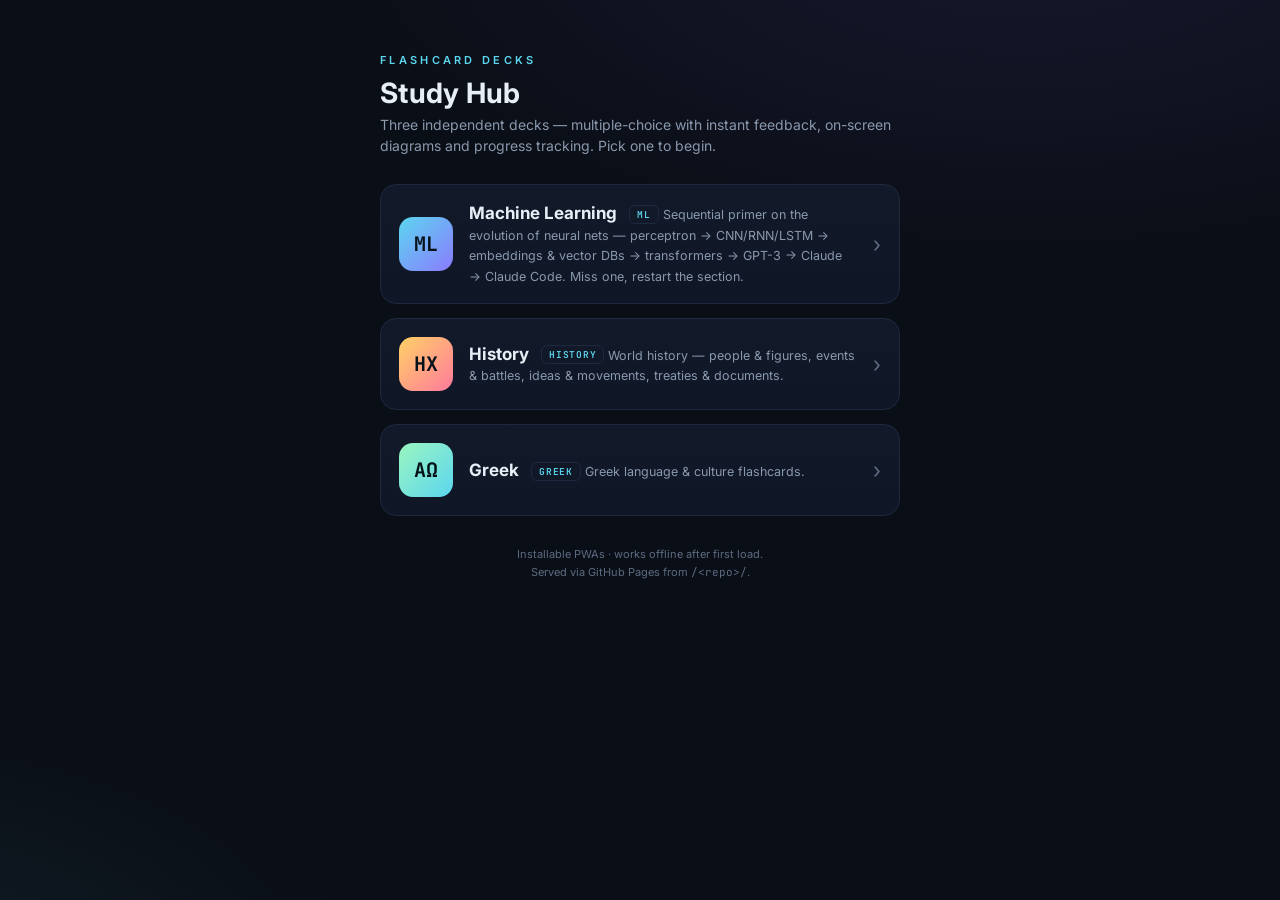
<file: index.html>
<!DOCTYPE html>
<html lang="en">
<head>
  <meta charset="UTF-8" />
  <meta name="viewport" content="width=device-width, initial-scale=1.0, viewport-fit=cover" />
  <meta name="theme-color" content="#0a0e16" />
  <title>Flashcards · Hub</title>
  <link rel="preconnect" href="https://fonts.googleapis.com" />
  <link rel="preconnect" href="https://fonts.gstatic.com" crossorigin />
  <link href="https://fonts.googleapis.com/css2?family=Inter:wght@400;500;600;700&family=JetBrains+Mono:wght@500;600&display=swap" rel="stylesheet" />
  <style>
    :root{
      --bg:#0a0e16; --surface:#121a29; --surface-2:#0f1626;
      --line:#1e2940; --ink:#e8eef6; --muted:#8a98ad; --faint:#5d6b82;
      --accent:#5cd6ef; --accent-2:#8b7bff;
    }
    *{ box-sizing:border-box; -webkit-tap-highlight-color:transparent; }
    html,body{ margin:0; min-height:100%; }
    body{
      background:
        radial-gradient(1200px 600px at 80% -10%, rgba(139,123,255,.10), transparent 60%),
        radial-gradient(900px 500px at -10% 110%, rgba(92,214,239,.08), transparent 55%),
        var(--bg);
      color:var(--ink);
      font-family:"Inter",system-ui,-apple-system,Segoe UI,Roboto,sans-serif;
      -webkit-font-smoothing:antialiased;
      display:flex; flex-direction:column; align-items:center;
      padding:48px 18px max(36px,env(safe-area-inset-bottom));
      min-height:100dvh;
    }
    .wrap{ width:100%; max-width:520px; }
    .kicker{ font-size:11px; letter-spacing:.3em; color:var(--accent); font-weight:600; }
    h1{ margin:8px 0 4px; font-size:28px; font-weight:700; letter-spacing:.3px; }
    .sub{ color:var(--muted); font-size:14px; margin:0 0 28px; line-height:1.5; }
    .grid{ display:flex; flex-direction:column; gap:14px; }
    a.deck{
      display:flex; align-items:center; gap:16px; text-decoration:none; color:inherit;
      background:linear-gradient(180deg, var(--surface), var(--surface-2));
      border:1px solid var(--line); border-radius:16px; padding:18px 18px;
      transition:border-color .16s, transform .08s, box-shadow .16s;
    }
    a.deck:hover{ border-color:var(--accent); box-shadow:0 8px 30px rgba(92,214,239,.12); }
    a.deck:active{ transform:translateY(1px); }
    .glyph{
      flex:0 0 auto; width:54px; height:54px; border-radius:14px;
      display:flex; align-items:center; justify-content:center;
      font-family:"JetBrains Mono",monospace; font-weight:700; font-size:20px;
      color:#06121a; background:linear-gradient(135deg,var(--accent),var(--accent-2));
    }
    .glyph.g2{ background:linear-gradient(135deg,#ffd166,#ff7a9c); }
    .glyph.g3{ background:linear-gradient(135deg,#9af5c0,#5cd6ef); }
    .deck-body{ flex:1; min-width:0; }
    .deck-name{ font-size:17px; font-weight:700; }
    .deck-name .tag{
      font-family:"JetBrains Mono",monospace; font-size:9.5px; font-weight:600;
      color:var(--accent); border:1px solid var(--line); border-radius:6px;
      padding:2px 7px; margin-left:8px; vertical-align:middle; letter-spacing:.08em;
    }
    .deck-desc{ font-size:12.5px; color:var(--muted); margin-top:3px; line-height:1.4; }
    .chev{ flex:0 0 auto; color:var(--faint); font-size:22px; }
    footer{ margin-top:30px; font-size:11px; color:var(--faint); text-align:center; line-height:1.6; }
    footer .mono{ font-family:"JetBrains Mono",monospace; }
  </style>
</head>
<body>
  <div class="wrap">
    <span class="kicker">FLASHCARD DECKS</span>
    <h1>Study Hub</h1>
    <p class="sub">Three independent decks — multiple-choice with instant feedback, on-screen diagrams and progress tracking. Pick one to begin.</p>

    <nav class="grid">
      <a class="deck" href="ml_flashcards/">
        <span class="glyph">ML</span>
        <span class="deck-body">
          <span class="deck-name">Machine Learning <span class="tag">ML</span></span>
          <span class="deck-desc">Sequential primer on the evolution of neural nets — perceptron → CNN/RNN/LSTM → embeddings &amp; vector DBs → transformers → GPT-3 → Claude → Claude Code. Miss one, restart the section.</span>
        </span>
        <span class="chev">›</span>
      </a>

      <a class="deck" href="history_flashcards/">
        <span class="glyph g2">HX</span>
        <span class="deck-body">
          <span class="deck-name">History <span class="tag">HISTORY</span></span>
          <span class="deck-desc">World history — people &amp; figures, events &amp; battles, ideas &amp; movements, treaties &amp; documents.</span>
        </span>
        <span class="chev">›</span>
      </a>

      <a class="deck" href="greek_flashcards/">
        <span class="glyph g3">ΑΩ</span>
        <span class="deck-body">
          <span class="deck-name">Greek <span class="tag">GREEK</span></span>
          <span class="deck-desc">Greek language &amp; culture flashcards.</span>
        </span>
        <span class="chev">›</span>
      </a>
    </nav>

    <footer>
      Installable PWAs · works offline after first load.<br />
      Served via GitHub Pages from <span class="mono">/&lt;repo&gt;/</span>.
    </footer>
  </div>
</body>
</html>
</file>
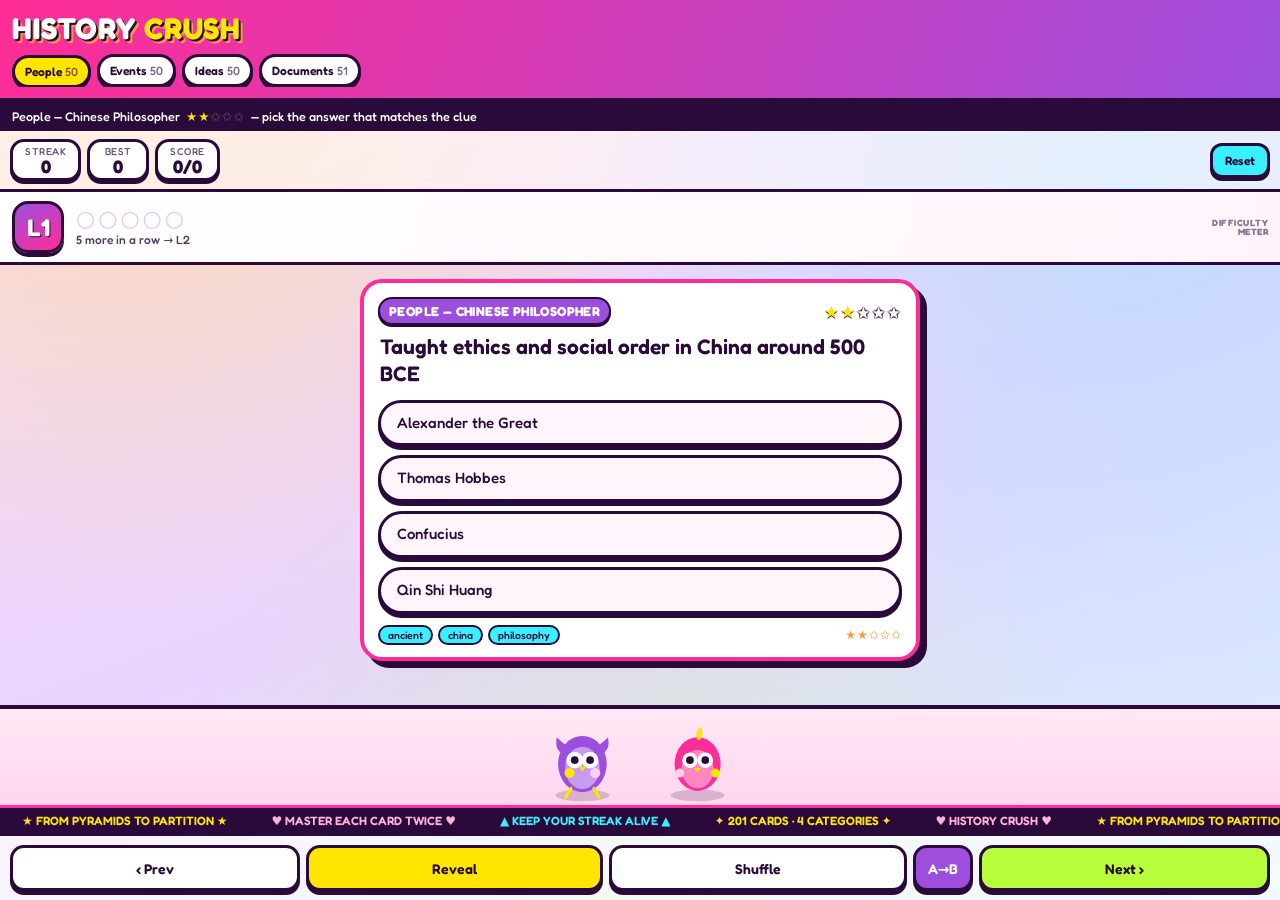
<file: flashcards/index.html>
<!DOCTYPE html>
<html lang="en">
<head>
  <meta charset="UTF-8" />
  <meta name="viewport" content="width=device-width, initial-scale=1.0, viewport-fit=cover, maximum-scale=1.0, user-scalable=no" />
  <meta name="theme-color" content="#ff2d95" />
  <meta name="description" content="A Y2K candy-maximalist flashcard quiz through world history." />
  <link rel="manifest" href="manifest.webmanifest" />
  <link rel="apple-touch-icon" href="icons/icon-192.png" />
  <link rel="preconnect" href="https://fonts.googleapis.com" />
  <link rel="preconnect" href="https://fonts.gstatic.com" crossorigin />
  <link href="https://fonts.googleapis.com/css2?family=Fredoka:wght@400;500;600;700&display=swap" rel="stylesheet" />
  <link rel="stylesheet" href="styles.css" />
  <title>History Crush — Flashcards</title>
</head>
<body>
  <!-- HEADER -->
  <header class="app-header">
    <div class="title-wrap">
      <h1 class="app-title">HISTORY <span>CRUSH</span></h1>
      <div class="cat-tabs" id="catTabs" role="tablist" aria-label="Categories"></div>
    </div>
  </header>

  <!-- INSTRUCTIONS STRIP -->
  <div class="strip" id="instructions" aria-live="polite">Loading deck…</div>

  <!-- STATS BAR -->
  <div class="stats-bar" id="statsBar">
    <div class="stat-chip" id="streakChip"><span class="stat-k">Streak</span><span class="stat-v" id="statStreak">0</span></div>
    <div class="stat-chip"><span class="stat-k">Best</span><span class="stat-v" id="statBest">0</span></div>
    <div class="stat-chip"><span class="stat-k">Score</span><span class="stat-v" id="statScore">0/0</span></div>
    <button class="reset-btn" id="resetBtn" type="button">Reset</button>
  </div>

  <!-- DIFFICULTY METER (its own element, under the stats bar) -->
  <div class="diff-meter" id="diffMeter">
    <div class="dm-badge" id="dmBadge">L1</div>
    <div class="dm-mid">
      <div class="dm-dots" id="dmDots" aria-hidden="true"></div>
      <div class="dm-hint" id="dmHint">5 more in a row → L2</div>
    </div>
    <div class="dm-label">DIFFICULTY<br>METER</div>
  </div>

  <!-- CARD STAGE (scrollable middle) -->
  <main class="stage" id="stage">
    <section class="card" id="card">
      <div class="card-head">
        <span class="card-concept" id="cardConcept">—</span>
        <span class="card-stars" id="cardStars" title="Card difficulty">★</span>
      </div>
      <div class="card-prompt" id="cardPrompt">—</div>

      <div class="options" id="options"></div>

      <div class="answer-block" id="answerBlock" hidden>
        <div class="ab-row"><span class="ab-tag">A</span><span id="abA">—</span></div>
        <div class="ab-row"><span class="ab-tag b">B</span><span id="abB">—</span></div>
        <div class="ab-notes" id="abNotes">—</div>
      </div>

      <div class="tags-row" id="tagsRow"></div>
    </section>
  </main>

  <!-- MASCOT FOOTER -->
  <footer class="mascot-footer">
    <div class="mascot-stage" id="mascotStage">
      <div class="heart-layer" id="heartLayer" aria-hidden="true"></div>
      <svg class="mascots" id="mascots" viewBox="0 0 320 150" aria-hidden="true">
        <!-- LEFT mascot: Owl scholar -->
        <g class="m-left" id="mLeft">
          <ellipse cx="70" cy="135" rx="42" ry="9" fill="rgba(42,10,58,.18)"/>
          <path d="M40 70 q-14 -6 -10 -26 q10 10 14 12 z" fill="#9d4edd"/>
          <path d="M100 70 q14 -6 10 -26 q-10 10 -14 12 z" fill="#9d4edd"/>
          <ellipse cx="70" cy="86" rx="38" ry="44" fill="#9d4edd"/>
          <ellipse cx="70" cy="92" rx="27" ry="33" fill="#c79cf0"/>
          <circle class="cheek-left" id="cheekL" cx="50" cy="100" r="8" fill="#ffe600"/>
          <circle cx="90" cy="100" r="8" fill="#ffd0e8"/>
          <circle cx="58" cy="80" r="13" fill="#fff"/>
          <circle cx="82" cy="80" r="13" fill="#fff"/>
          <circle cx="58" cy="80" r="6" fill="#2a0a3a"/>
          <circle cx="82" cy="80" r="6" fill="#2a0a3a"/>
          <path d="M64 90 l6 8 l6 -8 z" fill="#ffe600"/>
          <path d="M52 124 l-8 14 M88 124 l8 14" stroke="#ffe600" stroke-width="5" stroke-linecap="round"/>
        </g>
        <!-- RIGHT mascot: front-facing scroll-bird (eagle) -->
        <g class="m-right" id="mRight">
          <ellipse cx="250" cy="135" rx="42" ry="9" fill="rgba(42,10,58,.18)"/>
          <ellipse cx="250" cy="86" rx="36" ry="42" fill="#ff2d95"/>
          <ellipse cx="250" cy="94" rx="25" ry="30" fill="#ff86c2"/>
          <circle cx="238" cy="80" r="12" fill="#fff"/>
          <circle cx="262" cy="80" r="12" fill="#fff"/>
          <circle cx="238" cy="80" r="6" fill="#2a0a3a"/>
          <circle cx="262" cy="80" r="6" fill="#2a0a3a"/>
          <path d="M244 92 l6 7 l6 -7 z" fill="#ffe600"/>
          <circle cx="222" cy="100" r="7" fill="#ffd0e8"/>
          <circle cx="278" cy="100" r="7" fill="#ffe600"/>
          <path d="M250 48 q-6 -14 6 -20 q4 12 -2 20 z" fill="#ffe600"/>
        </g>
        <!-- RIGHT mascot: SIDE PROFILE (shown every 10th correct) -->
        <g class="m-right-profile" id="mRightProfile" style="display:none">
          <ellipse cx="250" cy="135" rx="42" ry="9" fill="rgba(42,10,58,.18)"/>
          <ellipse cx="252" cy="86" rx="34" ry="42" fill="#ff2d95"/>
          <path d="M224 86 q-22 0 -30 8 q14 6 30 6 z" fill="#ff86c2"/>
          <path d="M218 92 l-16 2 l16 6 z" fill="#ffe600"/>
          <circle cx="242" cy="78" r="11" fill="#fff"/>
          <circle cx="240" cy="78" r="6" fill="#2a0a3a"/>
          <circle cx="252" cy="98" r="7" fill="#ffe600"/>
          <path d="M256 50 q-8 -12 4 -20 q6 12 0 20 z" fill="#ffe600"/>
          <path d="M276 86 q14 4 20 14 q-16 2 -22 -6 z" fill="#9d4edd"/>
        </g>
      </svg>
    </div>
    <div class="marquee"><div class="marquee-track" id="marqueeTrack"></div></div>
  </footer>

  <!-- BOTTOM NAV (thumb zone) -->
  <nav class="thumb-nav">
    <button class="nav-btn" id="prevBtn" type="button">‹ Prev</button>
    <button class="nav-btn reveal" id="revealBtn" type="button">Reveal</button>
    <button class="nav-btn" id="shuffleBtn" type="button">Shuffle</button>
    <button class="nav-btn dir" id="dirBtn" type="button">A→B</button>
    <button class="nav-btn primary" id="nextBtn" type="button">Next ›</button>
  </nav>

  <!-- CATEGORY COMPLETE OVERLAY -->
  <div class="overlay" id="completeOverlay" hidden>
    <div class="confetti-layer" id="confettiLayer" aria-hidden="true"></div>
    <div class="overlay-card">
      <h2 class="complete-title">CATEGORY COMPLETE!</h2>
      <p class="complete-sub" id="completeSub">You mastered all the cards!</p>
      <button class="restart-btn" id="restartCatBtn" type="button">Restart this category</button>
    </div>
  </div>

  <script src="app.js"></script>
</body>
</html>
</file>
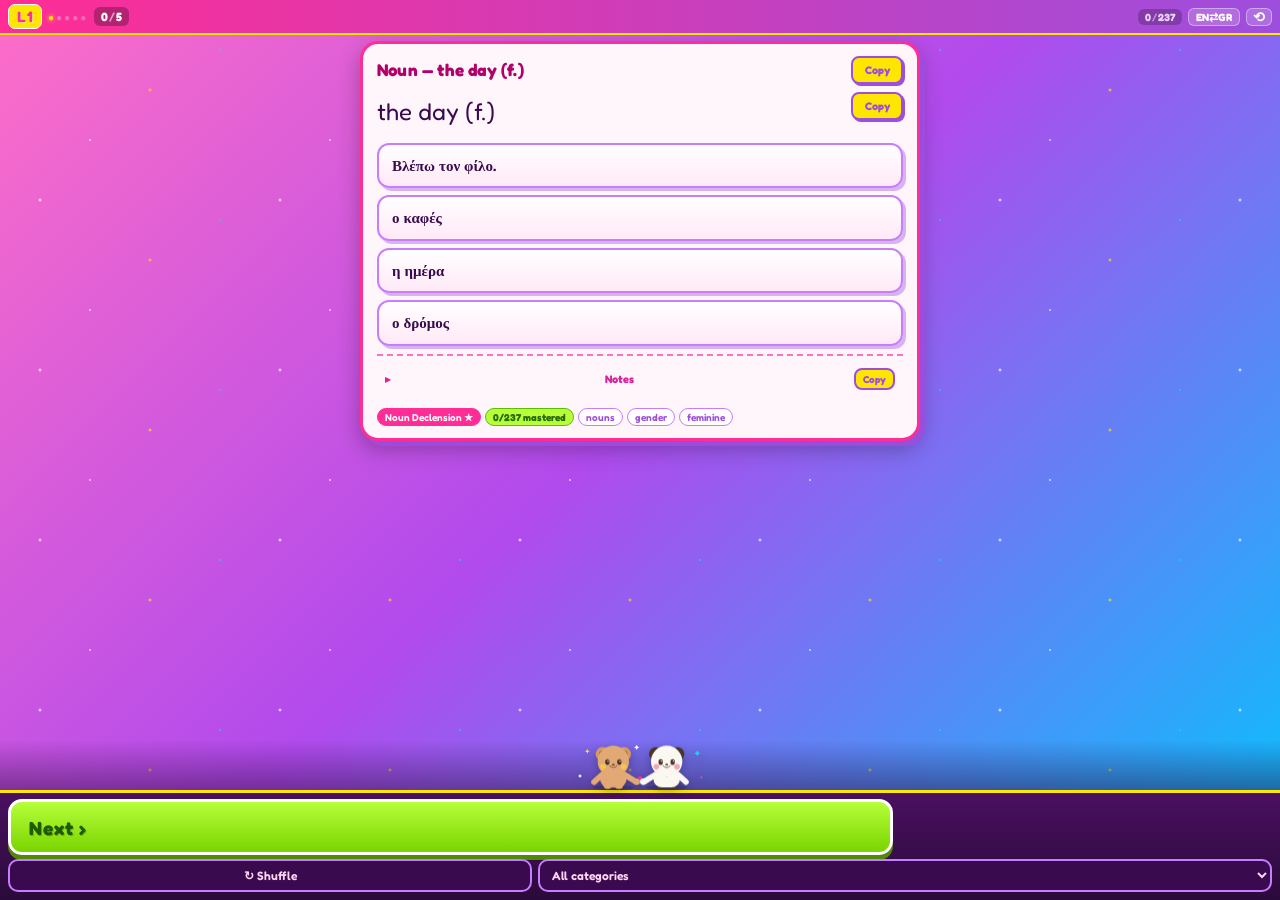
<file: greek_flashcards/index.html>
<!doctype html>
<html lang="en">
<head>
  <meta charset="utf-8" />
  <meta name="viewport" content="width=device-width, initial-scale=1, viewport-fit=cover" />
  <meta name="theme-color" content="#ff2d95" />
  <title>✩ Greek Flashcards ✩</title>
  <link rel="manifest" href="manifest.webmanifest" />
  <link rel="preconnect" href="https://fonts.googleapis.com" />
  <link rel="preconnect" href="https://fonts.gstatic.com" crossorigin />
  <link href="https://fonts.googleapis.com/css2?family=Fredoka:wght@400;500;600;700&display=swap" rel="stylesheet" />
  <link rel="stylesheet" href="styles.css" />
</head>
<body>
  <header class="topbar-compact" id="topbarCompact" role="status" aria-live="polite">
    <span class="tb-level" id="dmLevel">L1</span>
    <span class="tb-dots" id="dmDots" aria-hidden="true">●○○○○</span>
    <span class="tb-stat"><span id="statStreak">0</span><i class="tb-sep">/</i><span id="dmHint">5</span></span>
    <span class="tb-stat tb-stat-dim"><span id="cardIndex">0</span><i class="tb-sep">/</i><span id="cardTotal">0</span></span>
    <button class="tb-btn" id="dirToggle" type="button" aria-label="Toggle direction">EN⇄GR</button>
    <button class="tb-btn tb-reset" id="resetStats" type="button" aria-label="Reset stats">⟲</button>
    <span class="tb-hidden" id="statBest">0</span>
    <span class="tb-hidden" id="statScore">0 / 0</span>
    <span class="tb-hidden" id="deckName">greek_flashcards</span>
    <span class="tb-hidden" id="instructionsStrip"></span>
  </header>

  <main class="card-stage">
    <section class="card" id="card" aria-live="polite">
      <div class="row concept-row">
        <div class="concept" id="concept">Loading…</div>
        <button class="copy-btn" data-copy="concept" type="button" aria-label="Copy concept">Copy</button>
      </div>

      <div class="row prompt-row">
        <div class="prompt" id="prompt"></div>
        <button class="copy-btn" data-copy="prompt" type="button" aria-label="Copy prompt">Copy</button>
      </div>

      <div class="mc-options" id="mcOptions"></div>

      <div class="feedback hidden" id="feedback"></div>

      <button class="reveal-btn hidden" id="revealBtn" type="button" hidden>Show answer (no score)</button>

      <div class="answer-row hidden" id="answerRow">
        <div id="answerBlocks"></div>
      </div>

      <details class="notes" id="notesWrap" hidden>
        <summary>
          <span>Notes</span>
          <button class="copy-btn inline-copy" data-copy="notes" type="button" aria-label="Copy notes">Copy</button>
        </summary>
        <div id="notes"></div>
      </details>

      <div class="tags" id="tags"></div>
    </section>
  </main>

  <footer class="mascot">
    <div class="mascot-stage">
    <svg class="mascot-svg" viewBox="0 0 440 150" xmlns="http://www.w3.org/2000/svg" role="img" aria-label="A bear and a panda holding hands">
      <!-- sparkles -->
      <g class="twinkle">
        <path d="M210 14 L212.5 19.5 L218 22 L212.5 24.5 L210 30 L207.5 24.5 L202 22 L207.5 19.5 Z" fill="#ffffff"/>
        <path d="M62 27 L64.2 31.8 L69 34 L64.2 36.2 L62 41 L59.8 36.2 L55 34 L59.8 31.8 Z" fill="#ffe600"/>
        <path d="M392 31 L395 37 L401 40 L395 43 L392 49 L389 43 L383 40 L389 37 Z" fill="#00e1ff"/>
        <path d="M404 106 L406 110 L410 112 L406 114 L404 118 L402 114 L398 112 L402 110 Z" fill="#ff2d95"/>
        <path d="M40 102 L42 106 L46 108 L42 110 L40 114 L38 110 L34 108 L38 106 Z" fill="#ffffff"/>
      </g>

      <!-- ground shadows -->
      <ellipse cx="140" cy="143" rx="62" ry="8" fill="#000000" opacity="0.16"/>
      <ellipse cx="300" cy="143" rx="62" ry="8" fill="#000000" opacity="0.16"/>

      <!-- ===== BEAR (left) ===== -->
      <g class="m-bear">
      <ellipse cx="123" cy="138" rx="12" ry="9" fill="#E2A975"/>
      <ellipse cx="157" cy="138" rx="12" ry="9" fill="#E2A975"/>
      <rect x="100" y="88" width="80" height="54" rx="26" fill="#E2A975"/>
      <line x1="106" y1="104" x2="82" y2="126" stroke="#E2A975" stroke-width="17" stroke-linecap="round"/>
      <line x1="174" y1="104" x2="206" y2="124" stroke="#E2A975" stroke-width="17" stroke-linecap="round"/>
      <circle cx="210" cy="125" r="10" fill="#E2A975"/>
      <circle cx="108" cy="42" r="21" fill="#D49A60"/>
      <circle cx="172" cy="42" r="21" fill="#D49A60"/>
      <circle cx="108" cy="42" r="11" fill="#9C6B3F"/>
      <circle cx="172" cy="42" r="11" fill="#9C6B3F"/>
      <circle cx="140" cy="64" r="47" fill="#E2A975"/>
      <circle class="m-bear-cheek" cx="109" cy="80" r="8.5" fill="#F4C84B"/>
      <circle class="m-bear-cheek" cx="171" cy="80" r="8.5" fill="#F4C84B"/>
      <ellipse cx="122" cy="66" rx="6.5" ry="8.5" fill="#4A3527"/>
      <ellipse cx="158" cy="66" rx="6.5" ry="8.5" fill="#4A3527"/>
      <circle cx="124" cy="63" r="2" fill="#ffffff"/>
      <circle cx="160" cy="63" r="2" fill="#ffffff"/>
      <ellipse cx="140" cy="74" rx="4.5" ry="3" fill="#6E4B30"/>
      <path d="M129 77 q11 12 22 0" fill="none" stroke="#6E4B30" stroke-width="2.4" stroke-linecap="round"/>
      <path d="M136 82 a5 5 0 0 0 8 0 z" fill="#EE7A93"/>
      </g>

      <!-- held-hands heart -->
      <path class="m-heart" d="M220 120 C214 114 213 110 217 109 C219 108.5 220 110 220 111.5 C220 110 221 108.5 223 109 C227 110 226 114 220 120 Z" fill="#ff2d95"/>

      <!-- ===== PANDA (right) ===== -->
      <g class="m-panda">
      <!-- body / arms / legs (always visible) -->
      <ellipse cx="283" cy="138" rx="12" ry="9" fill="#4A3526"/>
      <ellipse cx="317" cy="138" rx="12" ry="9" fill="#4A3526"/>
      <rect x="260" y="88" width="80" height="54" rx="26" fill="#FBF8F2"/>
      <path d="M286 92 L314 92 L300 112 Z" fill="#5C4433"/>
      <circle cx="300" cy="95" r="5" fill="#4A3526"/>
      <line x1="266" y1="104" x2="234" y2="124" stroke="#FBF8F2" stroke-width="17" stroke-linecap="round"/>
      <line x1="334" y1="104" x2="358" y2="126" stroke="#FBF8F2" stroke-width="17" stroke-linecap="round"/>
      <circle cx="230" cy="125" r="10" fill="#FBF8F2"/>
      <!-- frontal head (default) -->
      <g class="m-panda-head-front">
      <circle cx="268" cy="42" r="21" fill="#4A3526"/>
      <circle cx="332" cy="42" r="21" fill="#4A3526"/>
      <circle cx="300" cy="64" r="47" fill="#FBF8F2"/>
      <circle cx="269" cy="80" r="8.5" fill="#F4A6B6"/>
      <circle cx="331" cy="80" r="8.5" fill="#F4A6B6"/>
      <ellipse cx="282" cy="66" rx="6.5" ry="8.5" fill="#4A3527"/>
      <ellipse cx="318" cy="66" rx="6.5" ry="8.5" fill="#4A3527"/>
      <circle cx="284" cy="63" r="2" fill="#ffffff"/>
      <circle cx="320" cy="63" r="2" fill="#ffffff"/>
      <ellipse cx="300" cy="74" rx="4.5" ry="3" fill="#6E4B30"/>
      <path d="M289 77 q11 12 22 0" fill="none" stroke="#6E4B30" stroke-width="2.4" stroke-linecap="round"/>
      <path d="M296 82 a5 5 0 0 0 8 0 z" fill="#EE7A93"/>
      </g>
      <!-- side-profile head (shown on every-10 kiss) -->
      <g class="m-panda-head-profile">
        <!-- visible ear at back-top of head -->
        <circle cx="318" cy="24" r="20" fill="#4A3526"/>
        <circle cx="318" cy="24" r="10" fill="#9C6B3F"/>
        <!-- head -->
        <circle cx="300" cy="64" r="47" fill="#FBF8F2"/>
        <!-- snout / muzzle bulge on the left (toward bear) -->
        <ellipse cx="260" cy="74" rx="18" ry="14" fill="#FBF8F2"/>
        <!-- single eye patch on the front (left) side -->
        <ellipse cx="278" cy="58" rx="8" ry="11" fill="#4A3527" transform="rotate(-18 278 58)"/>
        <!-- eye highlight -->
        <circle cx="276" cy="55" r="2.6" fill="#ffffff"/>
        <circle cx="276" cy="55" r="1.3" fill="#000000"/>
        <!-- visible cheek -->
        <circle cx="278" cy="82" r="7.5" fill="#F4A6B6"/>
        <!-- nose -->
        <ellipse cx="247" cy="69" rx="4.2" ry="3.4" fill="#4A3526"/>
        <!-- puckered kiss mouth -->
        <ellipse cx="246" cy="79" rx="4.2" ry="3" fill="#EE7A93"/>
        <path d="M242 80 q3 -3 6 0" fill="none" stroke="#9C3B5A" stroke-width="1.3" stroke-linecap="round"/>
      </g>
      </g>
    </svg>
      <div class="heart-layer" id="heartLayer"></div>
    </div>
    <div class="marquee"><span>✩ welcome 2 greek flashcards ✩ kalimera bestie ✩ keep ur streak alive ✩ σ' αγαπώ ✩ tap a choice 2 score ✩</span></div>
  </footer>

  <nav class="controls">
    <div class="thumb-zone thumb-zone-left">
      <button id="nextBtn" type="button" aria-label="Next" class="next-big">Next ›</button>
    </div>
    <div class="secondary-controls">
      <button id="shuffleBtn" type="button" aria-label="Shuffle">↻ Shuffle</button>
      <select id="categoryFilter" aria-label="Filter by category">
        <option value="">All categories</option>
      </select>
    </div>
  </nav>

  <div id="completeOverlay" class="complete-overlay hidden">
    <div id="confetti" class="confetti-layer"></div>
    <div class="complete-card">
      <button class="complete-close" id="completeClose" type="button" aria-label="Close">×</button>
      <div class="complete-stars">✩ ✩ ✩</div>
      <h1 class="complete-title" id="completeTitle">CATEGORY COMPLETE!</h1>
      <p class="complete-subtitle" id="completeSubtitle">You mastered all the cards! ✩</p>
      <div class="complete-actions">
        <button class="complete-restart" id="completeRestart" type="button">Restart</button>
      </div>
      <div class="complete-stars">✩ ✩ ✩</div>
    </div>
  </div>

  <script src="app.js"></script>
</body>
</html>
</file>
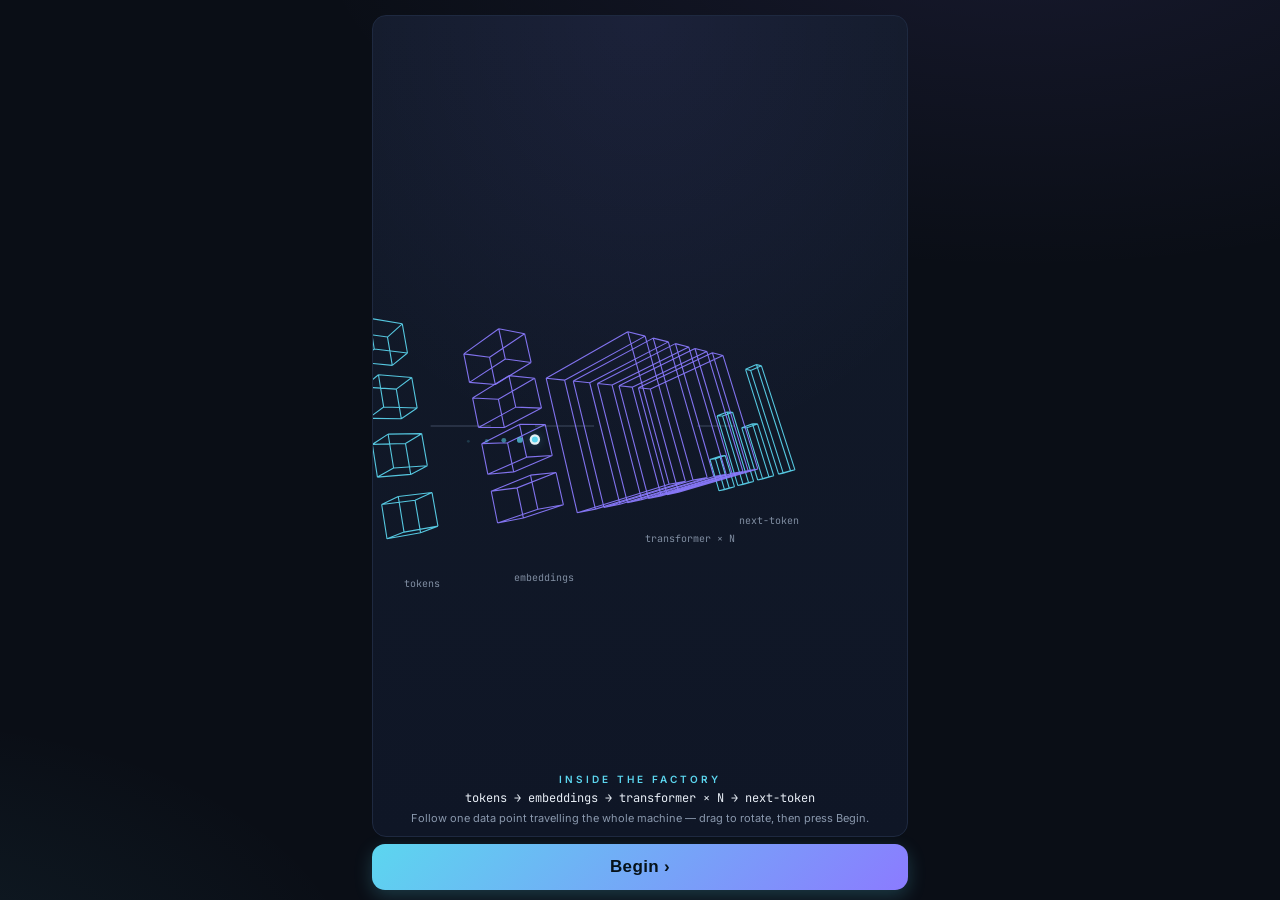
<file: ml_flashcards/index.html>
<!DOCTYPE html>
<html lang="en">
<head>
  <meta charset="UTF-8" />
  <meta name="viewport" content="width=device-width, initial-scale=1.0, maximum-scale=1.0, user-scalable=no, viewport-fit=cover" />
  <meta name="theme-color" content="#0a0e16" />
  <meta name="description" content="A sleek, chronological flashcard deck on the evolution of neural network architectures — from the perceptron to CNNs, RNNs, transformers, LLMs and Claude Code." />
  <title>ML — Neural Net Evolution · Flashcards</title>
  <link rel="manifest" href="manifest.webmanifest" />
  <link rel="icon" href="icons/icon-192.png" />
  <link rel="apple-touch-icon" href="icons/icon-192.png" />
  <link rel="preconnect" href="https://fonts.googleapis.com" />
  <link rel="preconnect" href="https://fonts.gstatic.com" crossorigin />
  <link href="https://fonts.googleapis.com/css2?family=Inter:wght@400;500;600;700&family=JetBrains+Mono:wght@500;600&display=swap" rel="stylesheet" />
  <link rel="stylesheet" href="styles.css?v=12" />
</head>
<body class="is-intro">
  <div class="app">

    <!-- CONSOLIDATED TOP BAR -->
    <header class="topbar">
      <!-- advancing chronological timeline (hero) -->
      <div class="tline" id="tline" aria-hidden="true">
        <div class="tline-track"><i class="tline-fill" id="tlFill"></i></div>
        <div class="tline-ticks" id="tlTicks"></div>
        <div class="tline-marker" id="tlMarker"><span class="tline-year" id="yearText">—</span></div>
      </div>
      <div id="meter" class="metabar">
        <span class="lvl" id="meterBadge">1</span>
        <div class="m-hint" id="meterHint"><span id="posText">card 1</span><span class="sep"> · </span><span id="streakChip">strk <b id="streak">0</b></span><span class="sep"> · </span>best <b id="best">0</b><span class="sep"> · </span><b id="score">0/0</b></div>
        <span class="m-tools">
          <button id="introBtn" class="icon-btn" title="LLM overview" aria-label="LLM overview">3D</button>
          <button id="dirToggle" class="icon-btn" title="Flip direction (A↔B)" aria-label="Flip direction">A→B</button>
          <button id="restartRunBtn" class="icon-btn" title="Restart from the start" aria-label="Restart">↺</button>
          <button id="resetBtn" class="icon-btn" title="Reset all progress" aria-label="Reset all">⌫</button>
        </span>
      </div>
    </header>

    <!-- CARD STAGE -->
    <main class="stage" id="stage">

      <!-- INTRO: 3D LLM overview (shown first on load) -->
      <section class="intro" id="intro">
        <canvas id="vizCanvas" class="viz-canvas"></canvas>
        <div class="intro-cap">
          <div class="intro-kicker">INSIDE THE FACTORY</div>
          <div class="intro-flow">tokens → embeddings → transformer × N → next-token</div>
          <div class="intro-sub">Follow one data point travelling the whole machine — drag to rotate, then press Begin.</div>
        </div>
      </section>

      <div class="card" id="card" hidden>
        <div class="card-top">
          <div class="card-concept" id="cardConcept">—</div>
          <div class="card-year" id="cardYear">—</div>
        </div>

        <!-- concept diagram (minimal schematic) -->
        <div class="viz" id="viz" aria-hidden="true"></div>

        <div class="prompt" id="prompt">Loading deck…</div>

        <div class="options" id="options"></div>

        <div class="answer" id="answerBlock" hidden>
          <div class="ans-row"><span class="ans-tag">A</span><span id="ansA"></span></div>
          <div class="ans-row"><span class="ans-tag b">B</span><span id="ansB"></span></div>
          <div class="ans-notes" id="ansNotes"></div>
        </div>

        <div class="tags-row" id="tagsRow"></div>
      </div>
    </main>

    <!-- BOTTOM NAV — left-thumb zone -->
    <nav class="navbar">
      <button id="nextBtn" class="nav-next" aria-label="Next card">Next ›</button>
      <button id="revealBtn" class="nav-sec" aria-label="Reveal answer">Reveal</button>
      <button id="prevBtn" class="nav-sec" aria-label="Previous card">‹ Prev</button>
    </nav>

  </div>

  <!-- TIMELINE COMPLETE OVERLAY -->
  <div id="overlay" class="overlay" hidden>
    <div class="overlay-card">
      <div class="overlay-kicker">TIMELINE CLEARED</div>
      <h2 class="overlay-title" id="overlayTitle">TIMELINE COMPLETE</h2>
      <p class="overlay-sub" id="overlaySub"></p>
      <div class="overlay-actions">
        <button id="restartBtn" class="nav-next overlay-btn">Replay from the start</button>
        <button id="overlayCloseBtn" class="nav-sec overlay-btn">Back to overview</button>
      </div>
    </div>
  </div>

  <script src="app.js?v=12"></script>
</body>
</html>
</file>
<file: flashcards/styles.css>
/* ============================================================
   HISTORY CRUSH — Y2K candy maximalism
   ============================================================ */
:root{
  --hot:#ff2d95;
  --yellow:#ffe600;
  --purple:#9d4edd;
  --lime:#b6ff3a;
  --ink:#2a0a3a;
  --cyan:#3af0ff;
  --orange:#ff9a3a;
  --baby:#ffb3d9;
  --paper:#fff6fb;
  --shadow:#2a0a3a;
}
*{box-sizing:border-box;-webkit-tap-highlight-color:transparent;}
html,body{margin:0;padding:0;height:100%;}
body{
  font-family:'Fredoka',system-ui,sans-serif;
  background:
    radial-gradient(circle at 12% 8%, rgba(255,230,0,.25), transparent 40%),
    radial-gradient(circle at 88% 18%, rgba(58,240,255,.25), transparent 42%),
    radial-gradient(circle at 50% 100%, rgba(182,255,58,.22), transparent 45%),
    linear-gradient(160deg,#ffd9ee 0%,#e9d4ff 55%,#d4f1ff 100%);
  color:var(--ink);
  display:flex;flex-direction:column;
  min-height:100dvh;
  overflow:hidden;
  padding:env(safe-area-inset-top) env(safe-area-inset-right) env(safe-area-inset-bottom) env(safe-area-inset-left);
}

/* ---------- HEADER ---------- */
.app-header{
  background:linear-gradient(110deg,var(--hot) 0%,var(--purple) 100%);
  padding:10px 12px 11px;
  border-bottom:4px solid var(--ink);
  box-shadow:0 4px 0 rgba(42,10,58,.25);
  flex:0 0 auto;
}
.app-title{
  margin:0;font-weight:700;font-size:26px;letter-spacing:1px;color:#fff;
  text-shadow:2px 2px 0 var(--ink),4px 4px 0 rgba(255,230,0,.55);
}
.app-title span{color:var(--yellow);}
.cat-tabs{display:flex;gap:6px;margin-top:8px;overflow-x:auto;scrollbar-width:none;}
.cat-tabs::-webkit-scrollbar{display:none;}
.cat-tab{
  flex:0 0 auto;border:3px solid var(--ink);background:#fff;color:var(--ink);
  font-family:inherit;font-weight:600;font-size:12px;padding:6px 10px;border-radius:999px;
  cursor:pointer;white-space:nowrap;box-shadow:0 3px 0 var(--ink);transition:transform .06s;
}
.cat-tab .ct-count{opacity:.6;font-weight:500;}
.cat-tab.active{background:var(--yellow);transform:translateY(1px);box-shadow:0 2px 0 var(--ink);}
.cat-tab:active{transform:translateY(3px);box-shadow:0 0 0 var(--ink);}

/* ---------- STRIP ---------- */
.strip{
  flex:0 0 auto;
  background:var(--ink);color:#fff;font-weight:500;font-size:12.5px;
  padding:7px 12px;display:flex;align-items:center;gap:6px;overflow-x:auto;white-space:nowrap;
  scrollbar-width:none;
}
.strip::-webkit-scrollbar{display:none;}
.strip .s-stars{color:var(--yellow);letter-spacing:1px;}
.strip .s-empty{color:rgba(255,255,255,.3);}

/* ---------- STATS BAR ---------- */
.stats-bar{
  flex:0 0 auto;display:flex;gap:6px;align-items:center;
  padding:8px 10px;background:rgba(255,255,255,.55);backdrop-filter:blur(4px);
  border-bottom:3px solid var(--ink);
}
.stat-chip{
  display:flex;flex-direction:column;align-items:center;justify-content:center;
  background:#fff;border:3px solid var(--ink);border-radius:14px;
  padding:3px 12px;min-width:62px;box-shadow:0 3px 0 var(--ink);
}
.stat-k{font-size:10px;font-weight:500;text-transform:uppercase;letter-spacing:.5px;opacity:.7;}
.stat-v{font-size:18px;font-weight:700;line-height:1;}
#streakChip.glow{
  background:var(--hot);color:#fff;
  box-shadow:0 0 14px var(--hot),0 3px 0 var(--ink);
  animation:streakPulse 1s ease-in-out infinite;
}
#streakChip.glow .stat-k{opacity:.9;}
@keyframes streakPulse{0%,100%{transform:scale(1);}50%{transform:scale(1.05);}}
.reset-btn{
  margin-left:auto;font-family:inherit;font-weight:600;font-size:12px;
  background:var(--cyan);border:3px solid var(--ink);border-radius:12px;
  padding:7px 12px;box-shadow:0 3px 0 var(--ink);cursor:pointer;color:var(--ink);
}
.reset-btn:active{transform:translateY(3px);box-shadow:0 0 0 var(--ink);}

/* ---------- DIFFICULTY METER ---------- */
.diff-meter{
  flex:0 0 auto;display:flex;align-items:center;gap:12px;
  padding:9px 12px;margin:0;
  background:linear-gradient(100deg,#fff 0%,#fff4fb 100%);
  border-bottom:3px solid var(--ink);
  transition:transform .25s cubic-bezier(.3,1.4,.5,1),box-shadow .25s,background .25s;
}
.dm-badge{
  flex:0 0 auto;width:52px;height:52px;border-radius:16px;
  background:linear-gradient(150deg,var(--purple),var(--hot));
  border:3px solid var(--ink);color:#fff;font-weight:700;font-size:24px;
  display:flex;align-items:center;justify-content:center;
  box-shadow:0 4px 0 var(--ink);text-shadow:1px 1px 0 var(--ink);
}
.dm-mid{flex:1 1 auto;min-width:0;}
.dm-dots{font-size:22px;letter-spacing:3px;line-height:1;color:var(--purple);}
.dm-dots .on{color:var(--hot);text-shadow:0 0 6px var(--hot);}
.dm-dots .off{color:rgba(157,78,221,.3);}
.dm-hint{font-size:12px;font-weight:500;margin-top:3px;opacity:.8;}
.dm-label{flex:0 0 auto;font-size:9px;font-weight:700;line-height:1.05;text-align:right;letter-spacing:.5px;opacity:.55;}
.diff-meter.level-up{
  transform:scale(1.08);
  box-shadow:0 0 26px var(--lime),0 6px 0 var(--ink);
  background:linear-gradient(100deg,#eaffd0,#f6ffe9);
}
.diff-meter.level-down{
  transform:scale(.94);
  box-shadow:0 0 26px var(--hot),0 6px 0 var(--ink);
  background:linear-gradient(100deg,#ffe0ef,#fff0f7);
}

/* ---------- STAGE / CARD ---------- */
.stage{
  flex:1 1 auto;overflow-y:auto;-webkit-overflow-scrolling:touch;
  padding:14px 12px 8px;min-height:0;
}
.card{
  background:#fff;border:4px solid var(--hot);border-radius:22px;
  box-shadow:7px 7px 0 var(--ink);padding:14px 14px 12px;max-width:560px;margin:0 auto;
}
.card-head{display:flex;align-items:center;gap:8px;justify-content:space-between;margin-bottom:8px;}
.card-concept{
  font-weight:700;font-size:13px;text-transform:uppercase;letter-spacing:.4px;
  color:#fff;background:var(--purple);border:2px solid var(--ink);
  padding:4px 9px;border-radius:999px;box-shadow:0 2px 0 var(--ink);
}
.card-stars{font-size:17px;color:var(--yellow);letter-spacing:1px;text-shadow:0 1px 0 var(--ink);}
.card-stars .off{color:rgba(42,10,58,.18);}
.card-prompt{
  font-size:19px;font-weight:600;line-height:1.3;margin:6px 2px 12px;color:var(--ink);
}
.options{display:flex;flex-direction:column;gap:9px;}
.opt{
  font-family:inherit;font-weight:500;font-size:15px;text-align:left;
  background:var(--paper);border:3px solid var(--ink);border-radius:999px;
  padding:11px 16px;box-shadow:0 4px 0 var(--ink);cursor:pointer;color:var(--ink);
  transition:transform .05s,background .15s;line-height:1.25;
}
.opt:active{transform:translateY(4px);box-shadow:0 0 0 var(--ink);}
.opt[disabled]{cursor:default;}
.opt.correct{background:var(--lime);animation:flashLime .4s;}
.opt.wrong{background:var(--hot);color:#fff;animation:flashHot .4s;}
.opt.dim{opacity:.5;}
@keyframes flashLime{0%{background:#fff;}100%{background:var(--lime);}}
@keyframes flashHot{0%{background:#fff;}100%{background:var(--hot);}}

.answer-block{
  margin-top:13px;padding:12px;border:3px dashed var(--purple);border-radius:16px;
  background:linear-gradient(135deg,#fff7fc,#f3ecff);
}
.ab-row{display:flex;gap:9px;align-items:flex-start;font-size:14.5px;line-height:1.35;margin-bottom:7px;font-weight:500;}
.ab-tag{
  flex:0 0 auto;width:22px;height:22px;border-radius:7px;background:var(--hot);color:#fff;
  font-weight:700;font-size:12px;display:flex;align-items:center;justify-content:center;border:2px solid var(--ink);
}
.ab-tag.b{background:var(--purple);}
.ab-notes{font-size:13px;line-height:1.4;color:#4a2a5a;border-top:2px dotted rgba(157,78,221,.4);padding-top:8px;margin-top:3px;}
.tags-row{display:flex;flex-wrap:wrap;gap:5px;margin-top:11px;align-items:center;}
.tag-pill{
  font-size:10.5px;font-weight:500;background:var(--cyan);border:2px solid var(--ink);
  padding:2px 8px;border-radius:999px;color:var(--ink);
}
.tags-row .t-stars{font-size:12px;color:var(--orange);letter-spacing:1px;margin-left:auto;}

/* ---------- MASCOT FOOTER ---------- */
.mascot-footer{flex:0 0 auto;border-top:4px solid var(--ink);background:linear-gradient(180deg,#ffe8f5,#ffd0ec);}
.mascot-stage{position:relative;height:96px;overflow:hidden;}
.heart-layer{position:absolute;inset:0;pointer-events:none;z-index:2;}
.heart{
  position:absolute;transform-origin:center;line-height:1;pointer-events:none;
  animation:heartPop .42s cubic-bezier(.2,1.6,.4,1) both;
  text-shadow:0 1px 2px rgba(42,10,58,.3);
}
@keyframes heartPop{0%{transform:scale(.2) rotate(var(--rot));}60%{transform:scale(1.4) rotate(var(--rot));}100%{transform:scale(1) rotate(var(--rot));}}
.heart.out{animation:heartOut .35s ease-in forwards;}
@keyframes heartOut{to{transform:translateY(60px) scale(.6) rotate(var(--rot));opacity:0;}}
.mascots,.m-right-profile{position:absolute;inset:0;width:100%;height:100%;z-index:1;}
.m-left,.m-right{transform-origin:70px 90px;}
.m-right{transform-origin:250px 90px;}
.m-right.kiss-fire{animation:kissFront .48s ease-in-out;}
@keyframes kissFront{
  0%{transform:translateX(0) rotate(0);}
  55%{transform:translateX(-118px) rotate(-90deg);}
  100%{transform:translateX(0) rotate(0);}
}
.m-right-profile.kiss-fire-profile{animation:kissProfile .9s ease-in-out;}
@keyframes kissProfile{
  0%{transform:translateX(0);}
  50%{transform:translateX(-120px);}
  100%{transform:translateX(0);}
}
.cheek-left.blush{animation:blush .9s ease-in-out;}
@keyframes blush{0%{fill:#ffe600;}35%{fill:#ff2d95;}70%{fill:#ff2d95;}100%{fill:#ffe600;}}

.marquee{overflow:hidden;background:var(--ink);border-top:3px solid var(--hot);}
.marquee-track{
  display:inline-block;white-space:nowrap;color:var(--yellow);font-weight:600;font-size:12px;
  padding:5px 0;animation:scrollMarquee 18s linear infinite;
}
.marquee-track span{margin:0 22px;}
.marquee-track .pink{color:var(--baby);}
.marquee-track .cyan{color:var(--cyan);}
@keyframes scrollMarquee{0%{transform:translateX(0);}100%{transform:translateX(-50%);}}

/* ---------- THUMB NAV ---------- */
.thumb-nav{
  flex:0 0 auto;display:flex;gap:6px;padding:9px 10px calc(9px + env(safe-area-inset-bottom));
  background:rgba(255,255,255,.7);backdrop-filter:blur(6px);border-top:3px solid var(--ink);
}
.nav-btn{
  flex:1 1 auto;min-height:46px;font-family:inherit;font-weight:600;font-size:14px;
  background:#fff;border:3px solid var(--ink);border-radius:14px;box-shadow:0 4px 0 var(--ink);
  cursor:pointer;color:var(--ink);padding:0 4px;
}
.nav-btn:active{transform:translateY(4px);box-shadow:0 0 0 var(--ink);}
.nav-btn.primary{background:var(--lime);}
.nav-btn.reveal{background:var(--yellow);}
.nav-btn.dir{background:var(--purple);color:#fff;flex:0 0 auto;min-width:60px;}

/* ---------- OVERLAY ---------- */
.overlay{
  position:fixed;inset:0;z-index:50;display:flex;align-items:center;justify-content:center;
  background:rgba(42,10,58,.82);backdrop-filter:blur(3px);padding:24px;
}
.overlay[hidden]{display:none;}
.confetti-layer{position:absolute;inset:0;overflow:hidden;pointer-events:none;}
.confetti{position:absolute;top:-20px;width:11px;height:16px;border-radius:2px;animation:confFall linear forwards;}
@keyframes confFall{to{transform:translateY(108vh) rotate(720deg);}}
.overlay-card{
  position:relative;background:#fff;border:5px solid var(--hot);border-radius:26px;
  box-shadow:9px 9px 0 var(--yellow);padding:26px 22px;text-align:center;max-width:340px;z-index:2;
}
.complete-title{
  margin:0 0 8px;font-size:30px;font-weight:700;color:var(--hot);letter-spacing:1px;
  text-shadow:2px 2px 0 var(--ink),4px 4px 0 var(--cyan),6px 6px 0 var(--yellow);
  animation:titlePulse 1s ease-in-out infinite;
}
@keyframes titlePulse{0%,100%{transform:scale(1);}50%{transform:scale(1.07);}}
.complete-sub{margin:0 0 18px;font-size:15px;font-weight:500;color:var(--ink);}
.restart-btn{
  font-family:inherit;font-weight:700;font-size:16px;background:var(--lime);
  border:4px solid var(--ink);border-radius:16px;box-shadow:0 5px 0 var(--ink);
  padding:13px 20px;cursor:pointer;color:var(--ink);
}
.restart-btn:active{transform:translateY(5px);box-shadow:0 0 0 var(--ink);}

@media(min-width:600px){
  .app-title{font-size:30px;}
  .card-prompt{font-size:21px;}
}
</file>
<file: greek_flashcards/styles.css>
:root {
  --hot: #ff2d95;
  --hot2: #ff6ec7;
  --purple: #9d4edd;
  --purple2: #c77dff;
  --cyan: #00e1ff;
  --lime: #b6ff3a;
  --yellow: #ffe600;
  --ink: #3a0a4f;
  --ink-soft: #7a4a92;
  --card: #fff6fc;
  --card-edge: #ff2d95;
}

* { box-sizing: border-box; }

html, body {
  margin: 0;
  padding: 0;
  height: 100dvh;
  color: var(--ink);
  font-family: "Comic Sans MS", "Fredoka", "Chalkboard SE", "Comic Neue", cursive;
  -webkit-font-smoothing: antialiased;
}

body {
  display: flex;
  flex-direction: column;
  overflow: hidden;
  background-color: #b14aed;
  background-image:
    radial-gradient(2px 2px at 40px 30px, #ffffff, transparent),
    radial-gradient(2px 2px at 150px 90px, #ffe600, transparent),
    radial-gradient(1.5px 1.5px at 220px 50px, #00e1ff, transparent),
    radial-gradient(1.5px 1.5px at 90px 140px, #ffffff, transparent),
    linear-gradient(135deg, #ff6ec7 0%, #b14aed 48%, #00c6ff 100%);
  background-size: 240px 170px, 240px 170px, 240px 170px, 240px 170px, cover;
  background-attachment: fixed;
}

/* ---------- top banner ---------- */
.topbar {
  flex: 0 0 auto;
  display: flex;
  justify-content: space-between;
  align-items: center;
  gap: 8px;
  padding: 7px 12px;
  font-size: 12px;
  color: #fff;
  background: linear-gradient(90deg, #ff2d95, #9d4edd);
  border-bottom: 3px solid var(--yellow);
  text-shadow: 1px 1px 0 rgba(0,0,0,0.25);
}
.deck-name {
  font-weight: 700;
  flex: 0 1 auto;
  min-width: 0;
  overflow: hidden;
  text-overflow: ellipsis;
  white-space: nowrap;
  font-size: 14px;
  letter-spacing: 0.5px;
}
.dir-toggle {
  background: var(--yellow);
  color: #b1006a;
  border: 2px solid #fff;
  border-radius: 999px;
  padding: 4px 11px;
  font-size: 12px;
  font-weight: 700;
  cursor: pointer;
  white-space: nowrap;
  box-shadow: 2px 2px 0 #b1006a;
  font-family: inherit;
}
.dir-toggle:active { transform: translate(1px,1px); box-shadow: 1px 1px 0 #b1006a; }
.progress { font-variant-numeric: tabular-nums; flex: 0 0 auto; font-weight: 700; }

/* ---------- instructions ---------- */
.instructions-strip {
  flex: 0 0 auto;
  padding: 5px 12px;
  background: #fff0fa;
  border-bottom: 2px dashed var(--hot);
  font-size: 12px;
  color: #7a1a5a;
  text-align: center;
  white-space: nowrap;
  overflow: hidden;
  text-overflow: ellipsis;
}
.instructions-strip strong { color: #d6249f; font-weight: 700; }

/* ---------- stats ---------- */
.stats-bar {
  flex: 0 0 auto;
  display: flex;
  align-items: center;
  justify-content: space-between;
  gap: 8px;
  padding: 5px 12px;
  background: linear-gradient(90deg, #2a0a3a, #5a1a6a);
  border-bottom: 3px solid var(--cyan);
  font-size: 12px;
}
.stat { display: inline-flex; align-items: baseline; gap: 4px; }
.stat-label { color: var(--purple2); text-transform: uppercase; letter-spacing: 0.6px; font-size: 9px; font-weight: 700; }
.stat-value { color: #fff; font-weight: 700; font-variant-numeric: tabular-nums; font-size: 15px; }
.stat-value.best { color: var(--cyan); text-shadow: 0 0 6px rgba(0,225,255,0.7); }
.stat-value.hot { color: var(--lime); text-shadow: 0 0 8px rgba(182,255,58,0.9); }
.reset-stats {
  background: transparent;
  color: #ffb3e6;
  border: 1px solid var(--hot2);
  border-radius: 6px;
  padding: 3px 8px;
  font-size: 10px;
  cursor: pointer;
  font-family: inherit;
}
.reset-stats:active { background: rgba(255,45,149,0.3); }

/* ---------- card stage ---------- */
.card-stage {
  flex: 1 1 auto;
  min-height: 0;
  display: flex;
  justify-content: center;
  padding: 10px;
  overflow-y: auto;
  -webkit-overflow-scrolling: touch;
}
.card {
  background: var(--card);
  border: 3px solid var(--card-edge);
  border-radius: 18px;
  padding: 13px 14px;
  width: 100%;
  max-width: 560px;
  display: flex;
  flex-direction: column;
  gap: 9px;
  height: fit-content;
  box-shadow: 5px 5px 0 rgba(157,78,221,0.9), 0 8px 22px rgba(0,0,0,0.28);
}

.row { display: flex; align-items: flex-start; gap: 8px; }

.concept {
  flex: 1;
  font-size: clamp(14px, 3.7vw, 17px);
  font-weight: 700;
  letter-spacing: 0.2px;
  line-height: 1.25;
  color: #b1006a;
}
.prompt {
  flex: 1;
  font-size: clamp(14px, 3.6vw, 16px);
  line-height: 1.4;
  white-space: pre-line;
  color: var(--ink);
  cursor: pointer;
}

/* ---------- multiple choice ---------- */
.mc-options { display: flex; flex-direction: column; gap: 6px; margin-top: 2px; }
.mc-option {
  text-align: left;
  background: linear-gradient(#ffffff, #ffe9f7);
  border: 2.5px solid var(--purple2);
  border-radius: 12px;
  padding: 9px 12px;
  font-size: clamp(13px, 3.4vw, 15px);
  color: var(--ink);
  font-weight: 600;
  cursor: pointer;
  white-space: pre-line;
  line-height: 1.3;
  box-shadow: 3px 3px 0 rgba(157,78,221,0.4);
  font-family: inherit;
  transition: transform 0.08s;
}
.mc-option:active { transform: translate(1px,1px); }
.mc-option.correct {
  background: linear-gradient(#eaffd0, #caff8a);
  border-color: #5bbf00;
  color: #2a6a00;
  font-weight: 700;
  box-shadow: 3px 3px 0 #5bbf00;
}
.mc-option.wrong {
  background: linear-gradient(#ffe0ea, #ffc2d4);
  border-color: #ff3b6b;
  color: #c00038;
  box-shadow: 3px 3px 0 #ff3b6b;
}
.mc-option.disabled { pointer-events: none; }
.mc-option.disabled:not(.correct):not(.wrong) { opacity: 0.5; }

.feedback {
  text-align: center;
  font-size: 13px;
  font-weight: 700;
  padding: 5px;
  border-radius: 10px;
}
.feedback.ok { color: #2a6a00; background: #d9ffb0; border: 2px solid #5bbf00; }
.feedback.bad { color: #c00038; background: #ffd9e4; border: 2px solid #ff3b6b; }

/* ---------- answer ---------- */
.reveal-btn {
  align-self: center;
  background: #fff;
  color: var(--purple);
  border: 2px solid var(--purple2);
  border-radius: 999px;
  padding: 6px 14px;
  font-size: 12px;
  cursor: pointer;
  font-family: inherit;
  font-weight: 600;
}
.reveal-btn:active { transform: translateY(1px); }

.answer-row { display: flex; flex-direction: column; gap: 8px; }
.ans-block { display: flex; flex-direction: column; gap: 2px; }
.ans-label { font-size: 10px; color: var(--purple); text-transform: uppercase; letter-spacing: 0.6px; font-weight: 700; }
.ans-row { align-items: flex-start; gap: 8px; }
.ans-text { flex: 1; font-size: clamp(13px, 3.4vw, 15px); line-height: 1.4; white-space: pre-line; }
.ans-en { color: var(--ink); }
.ans-gr { color: #d6249f; font-weight: 700; }
.ans-phon { color: #6a1fb1; font-style: italic; }
.hidden { display: none; }

.copy-btn {
  flex: 0 0 auto;
  background: var(--yellow);
  color: #9d4edd;
  border: 2px solid #9d4edd;
  border-radius: 8px;
  padding: 4px 9px;
  font-size: 11px;
  font-weight: 700;
  cursor: pointer;
  min-width: 52px;
  min-height: 28px;
  box-shadow: 2px 2px 0 #9d4edd;
  font-family: inherit;
}
.copy-btn:active { transform: translate(1px,1px); box-shadow: 1px 1px 0 #9d4edd; }
.copy-btn.copied { background: var(--lime); color: #2a6a00; border-color: #2a6a00; box-shadow: 2px 2px 0 #2a6a00; }
.copy-btn.inline-copy { margin-left: 6px; padding: 2px 7px; font-size: 10px; min-height: 22px; min-width: auto; box-shadow: none; }

/* ---------- notes & tags ---------- */
.notes {
  color: var(--ink-soft);
  font-size: 12px;
  border-top: 2px dashed var(--hot2);
  padding-top: 6px;
}
.notes summary {
  cursor: pointer;
  color: #d6249f;
  display: flex;
  align-items: center;
  justify-content: space-between;
  list-style: none;
  font-size: 12px;
  font-weight: 700;
}
.notes summary::-webkit-details-marker { display: none; }
.notes summary::before { content: "▸ "; display: inline-block; transition: transform 0.15s; }
.notes[open] summary::before { transform: rotate(90deg); }
.notes > div { margin-top: 6px; line-height: 1.45; white-space: pre-line; font-size: 12px; }

.tags { display: flex; flex-wrap: wrap; gap: 4px; }
.tag {
  font-size: 10px;
  color: var(--purple);
  background: #fff;
  border: 1.5px solid var(--purple2);
  border-radius: 999px;
  padding: 2px 8px;
  font-weight: 600;
}
.tag-category { color: #fff; background: var(--hot); border-color: var(--hot); }
.tag-sub { color: #06414f; background: var(--cyan); border-color: #00b3cc; }

/* ---------- mascot band ---------- */
.mascot {
  flex: 0 0 auto;
  display: flex;
  flex-direction: column;
  align-items: center;
  gap: 1px;
  padding: 2px 0 0;
  background: linear-gradient(180deg, rgba(42,10,58,0), rgba(42,10,58,0.45));
}
.mascot-stage {
  position: relative;
  display: inline-block;
  line-height: 0;
}
.mascot-svg {
  width: min(90vw, 340px);
  height: auto;
  max-height: 66px;
  display: block;
  filter: drop-shadow(0 3px 4px rgba(0,0,0,0.25));
}
.heart-layer {
  position: absolute;
  inset: 0;
  pointer-events: none;
  overflow: visible;
  z-index: 5;
}
.heart-burst {
  position: absolute;
  font-size: 22px;
  line-height: 1;
  pointer-events: none;
  user-select: none;
  transform-origin: center;
  animation: heartBurst 600ms cubic-bezier(.34,1.56,.64,1) forwards;
  filter: drop-shadow(0 0 3px rgba(255,255,255,0.6));
  will-change: transform, opacity;
}
@keyframes heartBurst {
  0%   { transform: translate(-50%,-50%) scale(0.2) rotate(var(--rot, 0deg)); opacity: 0; }
  60%  { transform: translate(-50%,-50%) scale(1.4) rotate(var(--rot, 0deg)); opacity: 1; }
  100% { transform: translate(-50%,-50%) scale(1)   rotate(var(--rot, 0deg)); opacity: 1; }
}
.heart-burst.clearing {
  animation: heartClear 350ms ease-in forwards;
}
@keyframes heartClear {
  0%   { opacity: 1; transform: translate(-50%,-50%) scale(1)   rotate(var(--rot, 0deg)); }
  100% { opacity: 0; transform: translate(-50%, 40%) scale(0.3) rotate(var(--rot, 0deg)); }
}
@media (prefers-reduced-motion: reduce) {
  .heart-burst { animation: none; opacity: 1; transform: translate(-50%,-50%) rotate(var(--rot,0deg)); }
}
.twinkle { animation: twinkle 1.6s ease-in-out infinite alternate; transform-origin: center; }
@keyframes twinkle { from { opacity: 0.45; } to { opacity: 1; } }

.marquee {
  width: 100%;
  overflow: hidden;
  white-space: nowrap;
  background: rgba(0,0,0,0.25);
  border-top: 1px solid rgba(255,255,255,0.2);
}
.marquee span {
  display: inline-block;
  padding-left: 100%;
  font-size: 11px;
  font-weight: 700;
  color: var(--yellow);
  text-shadow: 0 0 5px var(--hot);
  animation: scroll 16s linear infinite;
}
@keyframes scroll { from { transform: translateX(0); } to { transform: translateX(-100%); } }

/* ---------- bottom controls ---------- */
.controls {
  flex: 0 0 auto;
  display: flex;
  flex-direction: column;
  gap: 6px;
  padding: 8px 10px calc(8px + env(safe-area-inset-bottom));
  background: linear-gradient(0deg, #2a0a3a, #4a1060);
  border-top: 3px solid var(--yellow);
}
.thumb-zone { display: flex; gap: 8px; align-items: stretch; }
.thumb-zone-left { justify-content: flex-start; }
.thumb-zone button {
  background: linear-gradient(var(--hot2), var(--hot));
  color: #fff;
  border: 2.5px solid #fff;
  border-radius: 14px;
  padding: 11px 8px;
  font-size: 15px;
  font-weight: 700;
  min-height: 52px;
  box-shadow: 0 4px 0 #b1006a;
  text-shadow: 1px 1px 0 rgba(0,0,0,0.2);
  font-family: inherit;
}
.thumb-zone button:active { transform: translateY(2px); box-shadow: 0 2px 0 #b1006a; }

/* Big left-thumb Next: occupies ~70% of the row, on the left side. */
.next-big {
  flex: 0 1 70%;
  max-width: 70%;
  min-height: 64px;
  font-size: 22px;
  font-weight: 900;
  letter-spacing: 1px;
  border-radius: 18px;
  text-align: left;
  padding-left: 22px;
  background: linear-gradient(var(--lime), #7ad400) !important;
  color: #1f5a00 !important;
  border: 3px solid #fff !important;
  box-shadow: 0 5px 0 #4f8a00 !important;
  text-shadow: 1px 1px 0 rgba(255,255,255,0.4);
}
.next-big:active {
  transform: translateY(3px);
  box-shadow: 0 2px 0 #4f8a00 !important;
}
.secondary-controls { display: grid; grid-template-columns: 1fr 1.4fr; gap: 6px; }
.secondary-controls button, .secondary-controls select {
  background: #3a0a4f;
  color: #ffd6f2;
  border: 2px solid var(--purple2);
  border-radius: 10px;
  padding: 6px 6px;
  font-size: 12px;
  min-height: 32px;
  font-family: inherit;
  font-weight: 600;
}
.secondary-controls button:active { transform: translateY(1px); }

/* ---------- mastery tag ---------- */
.tag-mastery { color: #2a6a00; background: var(--lime); border-color: #5bbf00; font-weight: 700; }
.tag-progress { color: #6a3a00; background: #ffe6b3; border-color: #d4933a; font-weight: 700; }

/* ---------- DIFFICULTY METER (the one place to look) ---------- */
.difficulty-meter {
  flex: 0 0 auto;
  display: flex;
  align-items: center;
  flex-wrap: wrap;
  gap: 8px;
  margin: 4px 8px 6px;
  padding: 8px 12px;
  border: 3px solid var(--purple);
  border-radius: 14px;
  background: linear-gradient(135deg, #fff6fc 0%, #ffe7f6 100%);
  box-shadow: 0 3px 0 var(--purple), 0 0 0 2px var(--yellow) inset;
  font-family: inherit;
  font-weight: 700;
  transition: transform 200ms ease, box-shadow 200ms ease;
}
.dm-label {
  font-size: 11px;
  letter-spacing: 2px;
  color: var(--purple);
  font-weight: 900;
}
.dm-level {
  font-size: 22px;
  font-weight: 900;
  color: var(--hot);
  letter-spacing: 1px;
  text-shadow: 2px 2px 0 var(--yellow);
  padding: 2px 10px;
  border-radius: 8px;
  background: rgba(255,255,255,0.65);
  border: 2px solid var(--hot);
  min-width: 46px;
  text-align: center;
}
.dm-level.max {
  background: var(--yellow);
  color: var(--hot);
  border-color: var(--hot);
  text-shadow: 1px 1px 0 #fff;
  animation: dmMaxGlow 1.4s ease-in-out infinite alternate;
}
@keyframes dmMaxGlow { from { box-shadow: 0 0 4px var(--hot); } to { box-shadow: 0 0 14px var(--hot); } }
.dm-dots {
  font-size: 18px;
  letter-spacing: 4px;
  color: var(--purple);
  font-weight: 900;
}
.dm-dots .on  { color: var(--hot); text-shadow: 0 0 4px var(--hot); }
.dm-dots .off { color: rgba(157,78,221,0.3); }
.dm-hint {
  font-size: 12px;
  color: #5b2a82;
  margin-left: auto;
  font-weight: 600;
}

/* Flash animations on level change */
.difficulty-meter.dm-up {
  animation: dmUp 900ms ease-out;
}
.difficulty-meter.dm-down {
  animation: dmDown 900ms ease-out;
}
@keyframes dmUp {
  0%   { transform: scale(1);    box-shadow: 0 3px 0 var(--purple), 0 0 0 2px var(--yellow) inset; background: #b6ff3a; }
  20%  { transform: scale(1.08); box-shadow: 0 5px 0 #4f8a00, 0 0 24px #b6ff3a; }
  100% { transform: scale(1);    box-shadow: 0 3px 0 var(--purple), 0 0 0 2px var(--yellow) inset; }
}
@keyframes dmDown {
  0%   { transform: scale(1);    background: linear-gradient(135deg, #ffd6e7 0%, #ffb3cf 100%); }
  20%  { transform: scale(0.94); box-shadow: 0 2px 0 #b00050, 0 0 24px #ff2d95; }
  100% { transform: scale(1);    box-shadow: 0 3px 0 var(--purple), 0 0 0 2px var(--yellow) inset; }
}

/* Per-card difficulty stars (visually distinct from the L1-L5 meter) */
.card-stars {
  color: var(--hot);
  font-size: 13px;
  letter-spacing: 1px;
  margin: 0 4px;
  text-shadow: 1px 1px 0 var(--yellow);
}

/* ---------- KISS animation ---------- */
/* Panda (right, center ~300,115) leans 90° CCW + translates left
   so its mouth lands on bear's right cheek (~178,80). Pivots around
   the panda's body center. */
.m-panda {
  transform-box: fill-box;
  transform-origin: 50% 70%;
  will-change: transform;
}
.m-bear {
  transform-box: fill-box;
  transform-origin: 50% 70%;
  will-change: transform;
}
.m-bear-cheek {
  transition: none;
  transform-origin: center;
  transform-box: fill-box;
  will-change: fill, r;
}

/* ---- profile head visibility ---- */
.m-panda-head-profile { opacity: 0; pointer-events: none; }
.mascot-svg.kiss-fire-profile .m-panda-head-front { opacity: 0; }
.mascot-svg.kiss-fire-profile .m-panda-head-profile { opacity: 1; }

.mascot-svg.kiss-fire .m-panda { animation: pandaKiss 480ms cubic-bezier(.55,.08,.3,1.4) both; }
.mascot-svg.kiss-fire .m-bear  { animation: bearAbsorb 480ms cubic-bezier(.4,0,.4,1)    both; }
.mascot-svg.kiss-fire .m-bear-cheek { animation: bearBlush 900ms ease-out both; }
.mascot-svg.kiss-fire .m-heart { animation: heartPulse 480ms ease-out both; }

/* ---- profile (every-10) kiss: no body rotation, head is already in profile ---- */
.mascot-svg.kiss-fire-profile .m-panda { animation: pandaKissProfile 900ms cubic-bezier(.4,0,.4,1.2) both; }
.mascot-svg.kiss-fire-profile .m-bear  { animation: bearAbsorbProfile 900ms cubic-bezier(.4,0,.4,1) both; }
.mascot-svg.kiss-fire-profile .m-bear-cheek { animation: bearBlushProfile 1400ms ease-out both; }
.mascot-svg.kiss-fire-profile .m-heart { animation: heartPulse 900ms ease-out both; }
@keyframes pandaKissProfile {
  0%   { transform: translate(0,0); }
  35%  { transform: translate(-95px, 8px); }   /* leans in for the smooch */
  60%  { transform: translate(-105px, 10px); } /* contact */
  78%  { transform: translate(-95px, 8px); }
  100% { transform: translate(0,0); }
}
@keyframes bearAbsorbProfile {
  0%   { transform: translate(0,0)     rotate(0); }
  50%  { transform: translate(0,0)     rotate(0); }
  62%  { transform: translate(-6px,2px) rotate(-7deg); }
  80%  { transform: translate(-3px,1px) rotate(-3deg); }
  100% { transform: translate(0,0)     rotate(0); }
}
@keyframes bearBlushProfile {
  0%   { fill: #F4C84B; }
  30%  { fill: #ff6ec7; }
  55%  { fill: #ff1f7a; }
  100% { fill: #F4C84B; }
}

@keyframes pandaKiss {
  0%   { transform: rotate(0)        translate(0, 0); }
  35%  { transform: rotate(-90deg)   translate(0, -40px); }
  55%  { transform: rotate(-90deg)   translate(0, -52px); } /* contact */
  75%  { transform: rotate(-90deg)   translate(0, -40px); }
  100% { transform: rotate(0)        translate(0, 0); }
}

@keyframes bearAbsorb {
  0%   { transform: translate(0,0)     rotate(0); }
  45%  { transform: translate(0,0)     rotate(0); }
  60%  { transform: translate(-4px,1px) rotate(-5deg); }   /* nudged by the kiss */
  78%  { transform: translate(-2px,0)   rotate(-2deg); }
  100% { transform: translate(0,0)     rotate(0); }
}

@keyframes bearBlush {
  0%   { fill: #F4C84B; }
  35%  { fill: #ff6ec7; }   /* blushing */
  65%  { fill: #ff2d95; }   /* peak blush */
  100% { fill: #F4C84B; }
}

@keyframes heartPulse {
  0%   { transform: scale(1); }
  50%  { transform: scale(1.5); filter: drop-shadow(0 0 6px #ff2d95); }
  100% { transform: scale(1); }
}
.m-heart { transform-origin: center; transform-box: fill-box; }

@media (prefers-reduced-motion: reduce) {
  .mascot-svg.kiss-fire .m-panda,
  .mascot-svg.kiss-fire .m-bear,
  .mascot-svg.kiss-fire .m-bear-cheek,
  .mascot-svg.kiss-fire .m-heart,
  .mascot-svg.kiss-fire-profile .m-panda,
  .mascot-svg.kiss-fire-profile .m-bear,
  .mascot-svg.kiss-fire-profile .m-bear-cheek,
  .mascot-svg.kiss-fire-profile .m-heart { animation: none; }
}

/* ---------- CATEGORY COMPLETE overlay ---------- */
.complete-overlay {
  position: fixed;
  inset: 0;
  z-index: 1000;
  display: flex;
  align-items: center;
  justify-content: center;
  padding: 16px;
  background: radial-gradient(ellipse at center, rgba(157,78,221,0.65), rgba(11,4,30,0.92));
  animation: overlayIn 0.3s ease-out;
  overflow: hidden;
}
.complete-overlay.hidden { display: none; }
@keyframes overlayIn { from { opacity: 0; } to { opacity: 1; } }

.complete-card {
  position: relative;
  background: linear-gradient(180deg, #fff6fc, #ffe0f0);
  border: 4px solid var(--yellow);
  border-radius: 22px;
  padding: 28px 22px;
  width: min(420px, 92vw);
  text-align: center;
  box-shadow: 0 16px 50px rgba(0,0,0,0.55), 0 0 0 6px rgba(255,45,149,0.6);
  animation: cardPop 0.55s cubic-bezier(.34,1.56,.64,1) both;
}
@keyframes cardPop {
  0%   { transform: scale(0.4) rotate(-8deg); opacity: 0; }
  60%  { transform: scale(1.08) rotate(2deg); opacity: 1; }
  100% { transform: scale(1) rotate(0); }
}

.complete-close {
  position: absolute;
  top: 6px;
  right: 10px;
  background: transparent;
  border: none;
  font-size: 26px;
  font-weight: 700;
  color: var(--purple);
  cursor: pointer;
  line-height: 1;
}

.complete-stars {
  color: var(--yellow);
  font-size: 20px;
  letter-spacing: 8px;
  text-shadow: 0 0 8px var(--hot);
  margin: 4px 0;
  animation: starsTwinkle 1.2s ease-in-out infinite alternate;
}
@keyframes starsTwinkle { from { opacity: 0.5; transform: scale(0.96); } to { opacity: 1; transform: scale(1.04); } }

.complete-title {
  margin: 8px 0 4px;
  font-size: clamp(22px, 7vw, 32px);
  font-weight: 900;
  letter-spacing: 1px;
  color: var(--hot);
  text-shadow: 3px 3px 0 var(--yellow), 5px 5px 0 var(--purple);
  animation: titlePulse 1s ease-in-out infinite alternate;
}
@keyframes titlePulse { from { transform: scale(1); } to { transform: scale(1.05); } }

.complete-subtitle {
  margin: 8px 0 16px;
  font-size: 14px;
  color: var(--ink);
  font-weight: 600;
}

.complete-actions { margin: 12px 0 8px; }
.complete-restart {
  background: linear-gradient(var(--lime), #7ad400);
  color: #1f5a00;
  border: 3px solid #4f8a00;
  border-radius: 14px;
  padding: 12px 22px;
  font-size: 16px;
  font-weight: 800;
  font-family: inherit;
  cursor: pointer;
  box-shadow: 0 5px 0 #4f8a00;
  text-shadow: 1px 1px 0 rgba(255,255,255,0.5);
}
.complete-restart:active { transform: translateY(3px); box-shadow: 0 2px 0 #4f8a00; }

/* confetti */
.confetti-layer {
  position: absolute;
  inset: 0;
  pointer-events: none;
  overflow: hidden;
}
.confetto {
  position: absolute;
  top: -20px;
  width: 10px;
  height: 16px;
  border-radius: 2px;
  animation: confettiFall linear forwards;
}
@keyframes confettiFall {
  0%   { transform: translateY(-20px) rotate(0); opacity: 1; }
  100% { transform: translateY(110vh) rotate(720deg); opacity: 0.9; }
}

/* ============================================================
   COMPACT LAYOUT v21 — collapse 4 top bars into 1 status row
   ============================================================ */

/* Hide all elements moved into the compact topbar */
.tb-hidden { display: none !important; }

/* The single compact top status row — only difficulty + streak numbers */
.topbar-compact {
  flex: 0 0 auto;
  display: flex;
  align-items: center;
  gap: 6px;
  padding: 4px 8px;
  background: linear-gradient(90deg, #ff2d95, #9d4edd);
  border-bottom: 2px solid var(--yellow);
  color: #fff;
  font-family: inherit;
  font-weight: 800;
  font-size: 11px;
  min-height: 34px;
  max-height: 36px;
  z-index: 4;
}
.tb-level {
  background: var(--yellow);
  color: var(--hot);
  padding: 2px 8px;
  border-radius: 7px;
  border: 1.5px solid #fff;
  font-size: 15px;
  font-weight: 900;
  letter-spacing: 0.5px;
  text-shadow: 1px 1px 0 rgba(255,255,255,0.45);
  min-width: 34px;
  text-align: center;
}
.tb-level.max {
  background: var(--lime);
  color: #9d0050;
}
.tb-dots {
  font-size: 10px;
  letter-spacing: 2px;
  color: var(--yellow);
}
.tb-dots .on { color: var(--yellow); text-shadow: 0 0 4px var(--yellow); }
.tb-dots .off { color: rgba(255,255,255,0.3); }
.tb-stat {
  background: rgba(0,0,0,0.28);
  padding: 2px 7px;
  border-radius: 6px;
  font-size: 12px;
  font-variant-numeric: tabular-nums;
}
.tb-stat-dim { opacity: 0.75; font-size: 10.5px; margin-left: auto; }
.tb-sep { font-style: normal; opacity: 0.55; margin: 0 1px; font-weight: 600; }
.tb-btn {
  background: rgba(255,255,255,0.18);
  color: #fff;
  border: 1.5px solid rgba(255,255,255,0.4);
  border-radius: 6px;
  padding: 2px 7px;
  font-size: 10.5px;
  font-weight: 700;
  font-family: inherit;
  cursor: pointer;
}
.tb-btn:active { background: rgba(255,255,255,0.35); }
.tb-reset { padding: 1px 6px; font-size: 14px; line-height: 1; }

/* Level-up / level-down flash now lives on the topbar */
.topbar-compact.dm-up .tb-level   { animation: tbUp   700ms ease-out; }
.topbar-compact.dm-down .tb-level { animation: tbDown 700ms ease-out; }
@keyframes tbUp {
  0%   { transform: scale(1);    background: var(--lime); box-shadow: 0 0 0 var(--lime); }
  25%  { transform: scale(1.35); box-shadow: 0 0 14px var(--lime); }
  100% { transform: scale(1);    background: var(--yellow); }
}
@keyframes tbDown {
  0%   { transform: scale(1);    background: #fff; color: var(--hot); }
  25%  { transform: scale(0.82); box-shadow: 0 0 14px var(--hot); }
  100% { transform: scale(1);    background: var(--yellow); }
}

/* Card stage gets ~70%+ of vertical space, smaller fonts overall */
.card-stage { padding: 6px 10px 8px; }
.card { padding: 12px 14px; gap: 8px; }
.concept-row { gap: 6px; align-items: center; }
.concept { font-size: clamp(14px, 4vw, 17px) !important; line-height: 1.2; }
.card-stars { font-size: 12px; margin-left: 4px; }
.prompt-row { gap: 6px; }
.prompt { font-size: clamp(18px, 5.5vw, 24px) !important; line-height: 1.2; padding: 6px 0; }
.mc-options { gap: 7px; }
.mc-option { padding: 11px 13px !important; font-size: clamp(13px, 3.6vw, 15px) !important; min-height: 44px !important; }
.feedback { font-size: 12px; padding: 6px 10px; }
.ans-block { padding: 6px 8px; }
.ans-label { font-size: 9px; }
.ans-text { font-size: clamp(13px, 3.4vw, 15px) !important; }
.notes summary { font-size: 11px; padding: 6px 8px; }
.tags { gap: 4px; margin-top: 4px; }
.tag { font-size: 10px; padding: 2px 7px; }

/* Mascot compressed to ~50px — and we drop the marquee */
.mascot { padding: 0; gap: 0; }
.mascot-svg { max-height: 50px !important; }
.marquee { display: none !important; }

/* Bottom nav stays mobile-friendly but slimmer */
.controls { padding: 6px 8px 8px; gap: 4px; }
.next-big { min-height: 56px !important; font-size: 19px !important; padding: 10px 18px !important; }
.secondary-controls { gap: 6px; }
.secondary-controls button, .secondary-controls select {
  padding: 6px 8px !important; font-size: 12px !important; min-height: 32px !important;
}

/* ---------- speaker button (Web Speech API) ---------- */
.speak-btn {
  display: inline-flex;
  align-items: center;
  justify-content: center;
  background: linear-gradient(var(--cyan), #0099b3);
  color: #fff;
  border: 2px solid #fff;
  border-radius: 8px;
  width: 34px;
  height: 30px;
  margin-left: 4px;
  padding: 0;
  cursor: pointer;
  box-shadow: 0 2px 0 #006a80;
  flex: 0 0 auto;
  font-family: inherit;
}
.speak-btn:active {
  transform: translateY(1px);
  box-shadow: 0 1px 0 #006a80;
}
.speak-btn.playing {
  background: linear-gradient(var(--lime), #7ad400);
  color: #1f5a00;
  box-shadow: 0 2px 0 #4f8a00;
  animation: speakerPulse 600ms ease-in-out infinite alternate;
}
@keyframes speakerPulse {
  from { transform: scale(1);    }
  to   { transform: scale(1.08); box-shadow: 0 2px 0 #4f8a00, 0 0 10px var(--lime); }
}
.speak-btn svg { display: block; }
/* Inline in the prompt row use a slightly smaller chip */
#promptSpeak { width: 30px; height: 28px; }

/* ---------- verb tap-to-conjugate ---------- */
.verb-tap {
  background: linear-gradient(transparent 60%, rgba(255,230,0,0.55) 60%);
  cursor: pointer;
  position: relative;
  padding-right: 11px;
  border-radius: 2px;
}
.verb-tap::after {
  content: '▾';
  position: absolute;
  right: 0;
  top: 0;
  font-size: 0.7em;
  color: var(--purple);
  line-height: 1.4;
}
.verb-tap:active { background: rgba(255,230,0,0.85); }

.verb-accordion {
  margin: 6px 0 0 0;
  padding: 0 10px;
  background: linear-gradient(180deg, #fff0fa, #ffe2f3);
  border: 2px solid var(--purple);
  border-radius: 10px;
  font-size: 12px;
  max-height: 0;
  overflow: hidden;
  transition: max-height 320ms ease, padding 320ms ease;
  box-shadow: 0 2px 0 rgba(157,78,221,0.4);
}
.verb-accordion.open {
  max-height: 320px;
  padding: 8px 10px;
}
.vc-head {
  display: flex;
  justify-content: space-between;
  align-items: baseline;
  font-size: 9.5px;
  text-transform: uppercase;
  letter-spacing: 1px;
  color: var(--purple);
  font-weight: 800;
  padding-bottom: 4px;
  margin-bottom: 4px;
  border-bottom: 1px dashed rgba(157,78,221,0.4);
}
.vc-head strong {
  font-size: 13px;
  color: var(--hot);
  text-transform: none;
  letter-spacing: 0;
  font-weight: 900;
}
.vc-row {
  display: grid;
  grid-template-columns: 64px 60px 1fr 22px;
  align-items: center;
  gap: 6px;
  padding: 3px 0;
  border-bottom: 1px dotted rgba(157,78,221,0.18);
}
.vc-row:last-child { border-bottom: none; }
.vc-pn {
  color: var(--purple);
  font-weight: 700;
  font-size: 11px;
}
.vc-pn-en {
  color: var(--ink-soft);
  font-size: 10px;
  font-style: italic;
}
.vc-form {
  color: #d6249f;
  font-weight: 800;
  font-size: 13px;
  text-align: right;
  padding-right: 6px;
  font-variant-numeric: tabular-nums;
}
.vc-speak {
  width: 22px;
  height: 22px;
  padding: 0;
  background: var(--cyan);
  color: #003a4a;
  border: 1.5px solid #fff;
  border-radius: 5px;
  box-shadow: 0 1px 0 #006a80;
  cursor: pointer;
  display: inline-flex;
  align-items: center;
  justify-content: center;
  font-family: inherit;
}
.vc-speak.playing { background: var(--lime); }
.vc-speak:active { transform: translateY(1px); box-shadow: 0 0 0 #006a80; }
.vc-speak svg { display: block; }
</file>
<file: ml_flashcards/styles.css>
/* ===========================================================
   ML — Neural Net Evolution · Flashcards
   Minimalist / refined / futuristic. Single screen, no scroll.
   =========================================================== */

:root{
  --bg:        #0a0e16;
  --bg-2:      #0e1320;
  --surface:   #121a29;
  --surface-2: #0f1626;
  --line:      #1e2940;
  --line-soft: #18223a;
  --ink:       #e8eef6;
  --muted:     #8a98ad;
  --faint:     #5d6b82;
  --accent:    #5cd6ef;   /* electric cyan */
  --accent-2:  #8b7bff;   /* soft violet   */
  --good:      #36d399;
  --bad:       #f2557a;
  --radius:    14px;
  --tap:       46px;
  font-synthesis: none;
}

*{ box-sizing:border-box; -webkit-tap-highlight-color:transparent; }
[hidden]{ display:none !important; }   /* make the hidden attr win over display:flex etc. */

html,body{ height:100%; margin:0; }

body{
  background:
    radial-gradient(1200px 600px at 80% -10%, rgba(139,123,255,.10), transparent 60%),
    radial-gradient(900px 500px at -10% 110%, rgba(92,214,239,.08), transparent 55%),
    var(--bg);
  color:var(--ink);
  font-family:"Inter", system-ui, -apple-system, Segoe UI, Roboto, sans-serif;
  -webkit-font-smoothing:antialiased;
  overflow:hidden;
}

.mono{ font-family:"JetBrains Mono", ui-monospace, monospace; }

/* ---------- App shell: full-height flex column ---------- */
.app{
  height:100dvh;
  display:flex;
  flex-direction:column;
  max-width:560px;
  margin:0 auto;
  padding:
    max(8px, env(safe-area-inset-top))
    12px
    max(10px, env(safe-area-inset-bottom))
    12px;
  gap:7px;
}

/* ---------- Header ---------- */
.hdr{ display:flex; align-items:center; justify-content:space-between; }
.hdr-kicker{
  font-size:9.5px; letter-spacing:.28em; color:var(--accent);
  font-weight:600; display:block;
}
.hdr-title{
  margin:1px 0 0; font-size:18px; font-weight:700; letter-spacing:.3px;
}
.hdr-title .dot{ color:var(--faint); }
.hdr-tools{ display:flex; gap:8px; }
.icon-btn{
  min-width:40px; height:36px; padding:0 11px;
  background:var(--surface); color:var(--ink);
  border:1px solid var(--line); border-radius:10px;
  font-family:"JetBrains Mono", monospace; font-size:13px; font-weight:600;
  cursor:pointer; transition:border-color .15s, transform .08s, color .15s;
}
.icon-btn:hover{ border-color:var(--accent); color:var(--accent); }
.icon-btn:active{ transform:translateY(1px); }

/* ---------- Consolidated top bar ---------- */
.topbar{ display:flex; flex-direction:column; gap:7px; }

/* advancing chronological timeline (hero) */
.tline{ position:relative; height:32px; }
.tline-track{ position:absolute; left:2px; right:2px; top:14px; height:4px; border-radius:3px; background:var(--surface-2); border:1px solid var(--line); overflow:hidden; }
.tline-fill{ display:block; height:100%; width:0%; background:linear-gradient(90deg,var(--accent),var(--accent-2)); transition:width .35s cubic-bezier(.2,.8,.3,1); }
.tline-ticks{ position:absolute; left:0; right:0; top:21px; height:10px; }
.tline-ticks span{ position:absolute; transform:translateX(-50%); font-family:"JetBrains Mono",monospace; font-size:8px; color:var(--faint); white-space:nowrap; }
.tline-marker{ position:absolute; top:10px; left:0; width:12px; height:12px; border-radius:50%; background:var(--accent); border:2px solid var(--bg); box-shadow:0 0 10px rgba(92,214,239,.85); transform:translateX(-50%); transition:left .35s cubic-bezier(.2,.8,.3,1); }
.tline-year{ position:absolute; left:50%; bottom:13px; transform:translateX(-50%); font-family:"JetBrains Mono",monospace; font-size:9.5px; font-weight:600; color:var(--ink); white-space:nowrap; }

/* category tabs (thin) */
.cat-tabs{ display:grid; grid-template-columns:repeat(4,1fr); gap:5px; }
.cat-tab{
  appearance:none; cursor:pointer;
  border:1px solid var(--line); background:var(--surface-2);
  color:var(--muted); border-radius:9px;
  padding:4px 3px 4px; text-align:center;
  font-size:9.5px; font-weight:600; line-height:1.1;
  transition:all .16s ease;
}
.cat-tab .ct-count{ display:block; font-size:8.5px; color:var(--faint); margin-top:1px; font-family:"JetBrains Mono",monospace; }

/* meta line: level · progress · stats · tools */
.metabar{
  display:flex; align-items:center; gap:9px;
  background:linear-gradient(180deg, var(--surface), var(--surface-2));
  border:1px solid var(--line); border-radius:11px; padding:6px 9px;
}
.lvl{
  flex:0 0 auto; width:30px; height:30px; border-radius:9px;
  display:flex; align-items:center; justify-content:center;
  font-family:"JetBrains Mono",monospace; font-weight:700; font-size:14px;
  color:var(--bg); background:linear-gradient(135deg, var(--accent), var(--accent-2));
  transition:transform .28s cubic-bezier(.2,1.4,.4,1), box-shadow .28s;
}
.lvl.lvl-up{ transform:scale(1.14); box-shadow:0 0 16px rgba(54,211,153,.6); }
.lvl.lvl-down{ transform:scale(.9); box-shadow:0 0 16px rgba(242,85,122,.6); }
.m-hint{ flex:1 1 auto; min-width:0; font-size:10.5px; color:var(--muted); white-space:nowrap; overflow:hidden; text-overflow:ellipsis; }
.m-hint b{ color:var(--ink); font-family:"JetBrains Mono",monospace; font-weight:600; }
.m-hint .sep{ color:var(--faint); }
#streakChip.hot, #streakChip.hot b{ color:var(--accent); box-shadow:none; border:none; }
.m-tools{ flex:0 0 auto; display:flex; gap:5px; }
.m-tools .icon-btn{ min-width:30px; height:30px; padding:0 7px; font-size:12px; }
.cat-tab[aria-selected="true"]{
  color:var(--ink); border-color:var(--accent);
  background:linear-gradient(180deg, rgba(92,214,239,.14), rgba(92,214,239,.04));
  box-shadow:0 0 0 1px rgba(92,214,239,.18) inset;
}
.cat-tab.done{ opacity:.55; }

/* ---------- Instructions strip ---------- */
.instr-strip{
  font-size:11px; color:var(--muted);
  display:flex; align-items:center; gap:8px; flex-wrap:wrap;
  padding:2px 2px;
}
.instr-strip .stars{ color:var(--accent-2); letter-spacing:1px; }
.instr-strip .sep{ color:var(--faint); }
.instr-strip .warn{ color:var(--bad); font-weight:600; }

/* ---------- Stats bar ---------- */
.stats{ display:flex; align-items:stretch; gap:7px; }
.stat{
  flex:1; display:flex; flex-direction:column; align-items:center; justify-content:center;
  background:var(--surface); border:1px solid var(--line); border-radius:11px;
  padding:6px 4px;
}
.stat-k{ font-size:8.5px; letter-spacing:.18em; color:var(--faint); text-transform:uppercase; }
.stat-v{ font-size:16px; font-weight:700; font-family:"JetBrains Mono",monospace; margin-top:1px; }
#streakChip.hot{
  border-color:var(--accent);
  box-shadow:0 0 14px rgba(92,214,239,.35);
}
#streakChip.hot .stat-v{ color:var(--accent); }
.reset-btn{
  flex:0 0 auto; padding:0 13px;
  background:transparent; color:var(--muted);
  border:1px solid var(--line); border-radius:11px;
  font-size:11px; font-weight:600; cursor:pointer; transition:all .15s;
}
.reset-btn:hover{ color:var(--bad); border-color:var(--bad); }
.reset-btn:active{ transform:translateY(1px); }

/* ---------- Difficulty meter (separate element) ---------- */
.meter{
  display:flex; align-items:center; gap:11px;
  background:linear-gradient(180deg, var(--surface), var(--surface-2));
  border:1px solid var(--line); border-radius:12px;
  padding:8px 12px;
  transition:transform .28s cubic-bezier(.2,1.4,.4,1), box-shadow .28s, border-color .28s;
}
.meter-badge{
  flex:0 0 auto; width:42px; height:42px; border-radius:11px;
  display:flex; align-items:center; justify-content:center;
  font-family:"JetBrains Mono",monospace; font-weight:700; font-size:18px;
  color:var(--bg); background:linear-gradient(135deg, var(--accent), var(--accent-2));
}
.meter-body{ flex:1; min-width:0; }
.meter-bar{
  height:8px; border-radius:6px; background:var(--surface-2);
  border:1px solid var(--line); overflow:hidden; margin-bottom:5px;
}
.meter-bar i{
  display:block; height:100%; width:0%;
  background:linear-gradient(90deg, var(--accent), var(--accent-2));
  border-radius:6px; transition:width .35s cubic-bezier(.2,.8,.3,1);
}
.meter-hint{ font-size:11px; color:var(--muted); font-weight:500; }
.meter-hint b{ color:var(--ink); font-family:"JetBrains Mono",monospace; font-weight:600; }
.meter-hint .sep{ color:var(--faint); }
.meter.lvl-up{
  transform:scale(1.08); border-color:var(--good);
  box-shadow:0 0 22px rgba(54,211,153,.45);
}
.meter.lvl-down{
  transform:scale(.94); border-color:var(--bad);
  box-shadow:0 0 22px rgba(242,85,122,.45);
}

/* ---------- Card stage (flexible middle) ---------- */
.stage{
  flex:1 1 auto; min-height:0; overflow-y:auto; overflow-x:hidden;
  -webkit-overflow-scrolling:touch;
}
.card{
  background:linear-gradient(180deg, var(--surface), var(--surface-2));
  border:1px solid var(--line);
  border-radius:var(--radius);
  padding:14px 15px 12px;
  min-height:100%;
  display:flex; flex-direction:column; gap:11px;
}

/* INTRO — 3D LLM overview */
.intro{
  position:relative; height:100%; min-height:240px;
  border:1px solid var(--line); border-radius:var(--radius);
  background:
    radial-gradient(120% 90% at 50% 0%, rgba(139,123,255,.08), transparent 60%),
    linear-gradient(180deg, var(--surface), var(--surface-2));
  overflow:hidden;
}
.intro[hidden]{ display:none; }
.viz-canvas{ width:100%; height:100%; display:block; touch-action:none; cursor:grab; }
.viz-canvas:active{ cursor:grabbing; }
.intro-cap{ position:absolute; left:0; right:0; bottom:10px; text-align:center; padding:0 16px; pointer-events:none; }
.intro-kicker{ font-size:10px; letter-spacing:.3em; color:var(--accent); font-weight:600; }
.intro-flow{ font-family:"JetBrains Mono",monospace; font-size:12px; color:var(--ink); margin-top:5px; }
.intro-sub{ font-size:11px; color:var(--muted); margin-top:5px; line-height:1.4; }

/* hide question-only chrome while the intro is up */
body.is-intro .tline,
body.is-intro .metabar,
body.is-intro .nav-sec{ display:none; }
.card-top{ display:flex; align-items:flex-start; justify-content:space-between; gap:10px; }
.card-concept{
  font-size:11px; font-weight:600; letter-spacing:.04em; color:var(--accent);
  text-transform:uppercase;
}
.card-year{
  flex:0 0 auto; font-family:"JetBrains Mono",monospace; font-weight:600;
  font-size:13px; color:var(--ink);
  border:1px solid var(--line); border-radius:8px; padding:2px 8px;
}

/* timeline visual */
.timeline{ position:relative; height:22px; margin:-2px 2px 0; }
.tl-track{
  position:absolute; top:10px; left:0; right:0; height:2px;
  background:linear-gradient(90deg, var(--accent), var(--accent-2));
  opacity:.45; border-radius:2px;
}
.tl-marker{
  position:absolute; top:5px; width:12px; height:12px; border-radius:50%;
  background:var(--accent); border:2px solid var(--bg);
  box-shadow:0 0 10px rgba(92,214,239,.7);
  transform:translateX(-50%); transition:left .35s cubic-bezier(.2,.8,.3,1);
}
.tl-min,.tl-max{
  position:absolute; top:14px; font-family:"JetBrains Mono",monospace;
  font-size:8.5px; color:var(--faint);
}
.tl-min{ left:0; } .tl-max{ right:0; }

/* concept diagram */
.viz{
  position:relative;
  background:var(--surface-2);
  border:1px solid var(--line-soft); border-radius:11px;
  padding:6px 8px; color:var(--muted);
}
.viz-svg{ display:block; width:100%; height:auto; max-height:104px; }
.viz3d{ display:block; width:100%; height:108px; }
.viz3d-badge{
  position:absolute; top:6px; right:8px; z-index:2;
  padding:2px 8px; border-radius:8px; cursor:pointer;
  border:1px solid var(--accent); background:rgba(92,214,239,.14); color:var(--accent);
  font-family:"JetBrains Mono",monospace; font-size:10px; font-weight:600;
  box-shadow:0 0 10px rgba(92,214,239,.25);
}
.viz3d-badge.on{ background:var(--accent); color:var(--bg); box-shadow:0 0 12px rgba(92,214,239,.5); }
.viz3d-badge:active{ transform:translateY(1px); }

.prompt{
  font-size:17px; line-height:1.34; font-weight:500; color:var(--ink);
}

/* multiple-choice options */
.options{ display:flex; flex-direction:column; gap:8px; }
.options.nudge{ animation:nudge .32s ease; }
@keyframes nudge{ 0%,100%{transform:translateX(0);} 25%{transform:translateX(-5px);} 75%{transform:translateX(5px);} }
.opt{
  text-align:left; cursor:pointer; width:100%;
  background:var(--surface-2); color:var(--ink);
  border:1px solid var(--line); border-radius:11px;
  padding:11px 13px; font-size:14px; line-height:1.3; font-weight:500;
  display:flex; align-items:center; gap:10px;
  transition:border-color .14s, background .14s, transform .07s;
}
@media (hover:hover){ .opt:hover{ border-color:var(--accent); } }   /* avoid sticky :hover on touch */
.opt:active{ transform:translateY(1px); }
.opt .opt-key{
  flex:0 0 auto; width:20px; height:20px; border-radius:6px;
  display:flex; align-items:center; justify-content:center;
  font-family:"JetBrains Mono",monospace; font-size:11px; color:var(--faint);
  border:1px solid var(--line);
}
.opt.correct{ border-color:var(--good); background:rgba(54,211,153,.13); }
.opt.correct .opt-key{ border-color:var(--good); color:var(--good); }
.opt.wrong{ border-color:var(--bad); background:rgba(242,85,122,.13); }
.opt.wrong .opt-key{ border-color:var(--bad); color:var(--bad); }
.opt.locked{ pointer-events:none; opacity:.62; }
.opt.locked.correct, .opt.locked.wrong{ opacity:1; }

/* answer block */
.answer{
  border-top:1px dashed var(--line); padding-top:10px;
  display:flex; flex-direction:column; gap:7px;
  animation:fadeIn .22s ease;
}
@keyframes fadeIn{ from{opacity:0; transform:translateY(4px);} to{opacity:1; transform:none;} }
.ans-row{ display:flex; gap:9px; font-size:14px; line-height:1.34; }
.ans-tag{
  flex:0 0 auto; width:20px; height:20px; border-radius:6px;
  background:rgba(92,214,239,.14); color:var(--accent);
  display:flex; align-items:center; justify-content:center;
  font-family:"JetBrains Mono",monospace; font-size:11px; font-weight:600;
}
.ans-tag.b{ background:rgba(139,123,255,.16); color:var(--accent-2); }
.ans-notes{ font-size:12.5px; line-height:1.4; color:var(--muted); }

/* tags row */
.tags-row{
  margin-top:auto; display:flex; align-items:center; gap:6px; flex-wrap:wrap;
  font-size:10px; color:var(--faint);
}
.tags-row .stars{ color:var(--accent-2); letter-spacing:1px; }
.tag{
  font-family:"JetBrains Mono",monospace; font-size:9.5px;
  border:1px solid var(--line-soft); border-radius:6px; padding:2px 6px;
  color:var(--muted);
}

/* ---------- Bottom nav (left-thumb) ---------- */
.navbar{
  display:flex; gap:8px; align-items:stretch;
}
.nav-next{
  flex:1 1 auto; min-height:var(--tap);
  background:linear-gradient(135deg, var(--accent), var(--accent-2));
  color:#06121a; border:none; border-radius:13px;
  font-size:17px; font-weight:700; letter-spacing:.02em; cursor:pointer;
  box-shadow:0 6px 18px rgba(92,214,239,.22);
  transition:transform .08s, box-shadow .15s, filter .15s;
}
.nav-next:hover{ filter:brightness(1.05); }
.nav-next:active{ transform:translateY(2px); box-shadow:0 2px 8px rgba(92,214,239,.2); }
.nav-next.is-wait{ opacity:.55; }
.nav-next.restart{
  background:linear-gradient(135deg, var(--bad), #b23a86);
  color:#fff; box-shadow:0 6px 18px rgba(242,85,122,.28);
}
.nav-sec{
  flex:0 0 auto; min-width:78px; min-height:var(--tap);
  background:var(--surface); color:var(--ink);
  border:1px solid var(--line); border-radius:13px;
  font-size:14px; font-weight:600; cursor:pointer;
  transition:border-color .14s, transform .08s, color .14s;
}
.nav-sec:hover{ border-color:var(--accent); color:var(--accent); }
.nav-sec:active{ transform:translateY(2px); }

/* ---------- Category complete overlay ---------- */
.overlay{
  position:fixed; inset:0; z-index:50;
  background:rgba(6,9,16,.82); backdrop-filter:blur(7px);
  display:flex; align-items:center; justify-content:center; padding:24px;
  animation:fadeIn .25s ease;
}
.overlay[hidden]{ display:none; }
.overlay-card{
  width:100%; max-width:380px; text-align:center;
  background:linear-gradient(180deg, var(--surface), var(--surface-2));
  border:1px solid var(--line); border-radius:18px;
  padding:30px 24px;
  box-shadow:0 20px 60px rgba(0,0,0,.5), 0 0 0 1px rgba(92,214,239,.12) inset;
}
.overlay-kicker{ font-size:10px; letter-spacing:.3em; color:var(--accent); font-weight:600; }
.overlay-title{
  margin:10px 0 6px; font-size:26px; font-weight:700; letter-spacing:.5px;
  background:linear-gradient(135deg, var(--accent), var(--accent-2));
  -webkit-background-clip:text; background-clip:text; color:transparent;
  animation:pulseTitle 1.8s ease-in-out infinite;
}
@keyframes pulseTitle{ 0%,100%{ opacity:.85; } 50%{ opacity:1; } }
.overlay-sub{ font-size:13px; color:var(--muted); margin:0 0 20px; line-height:1.4; }
.overlay-actions{ display:flex; flex-direction:column; gap:9px; }
.overlay-btn{ width:100%; }

@media (max-height:660px){
  .prompt{ font-size:15px; }
  .hdr-title{ font-size:16px; }
  .meter-badge{ width:38px; height:38px; font-size:16px; }
}
</file>
